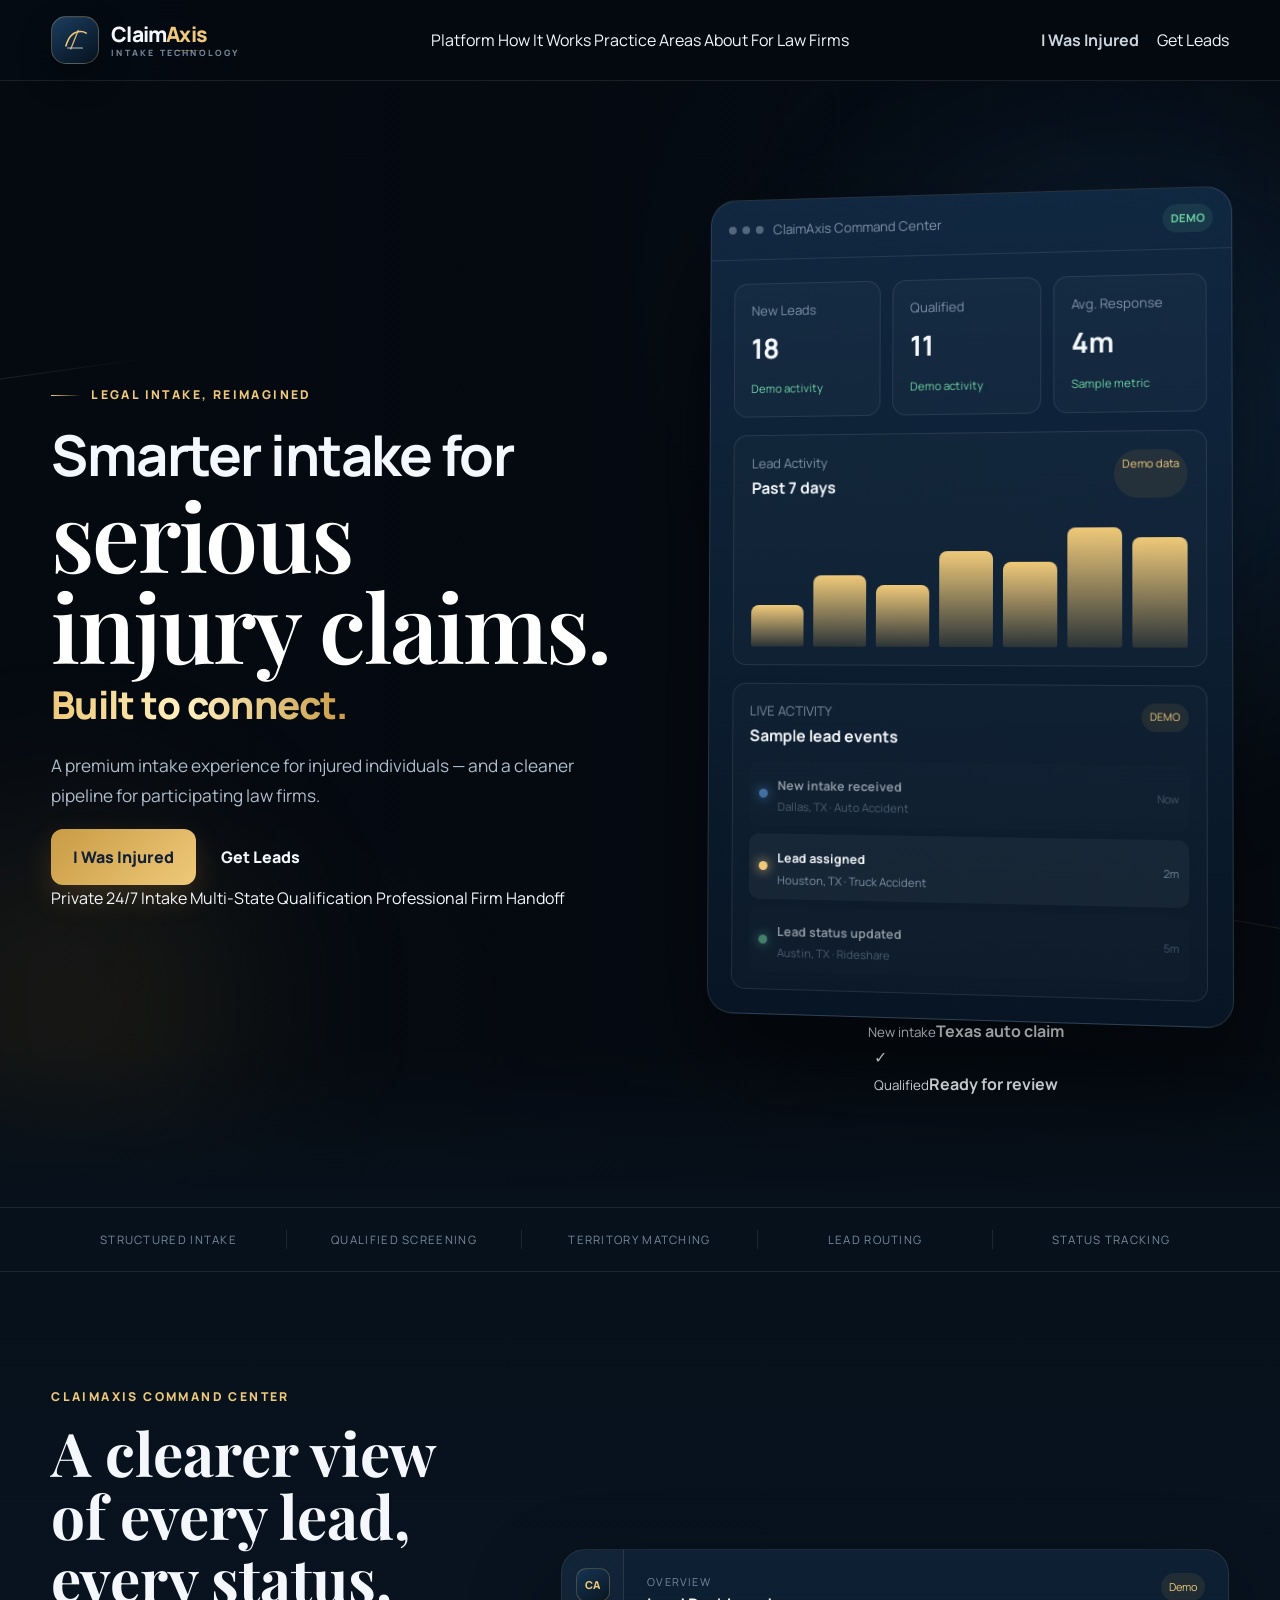
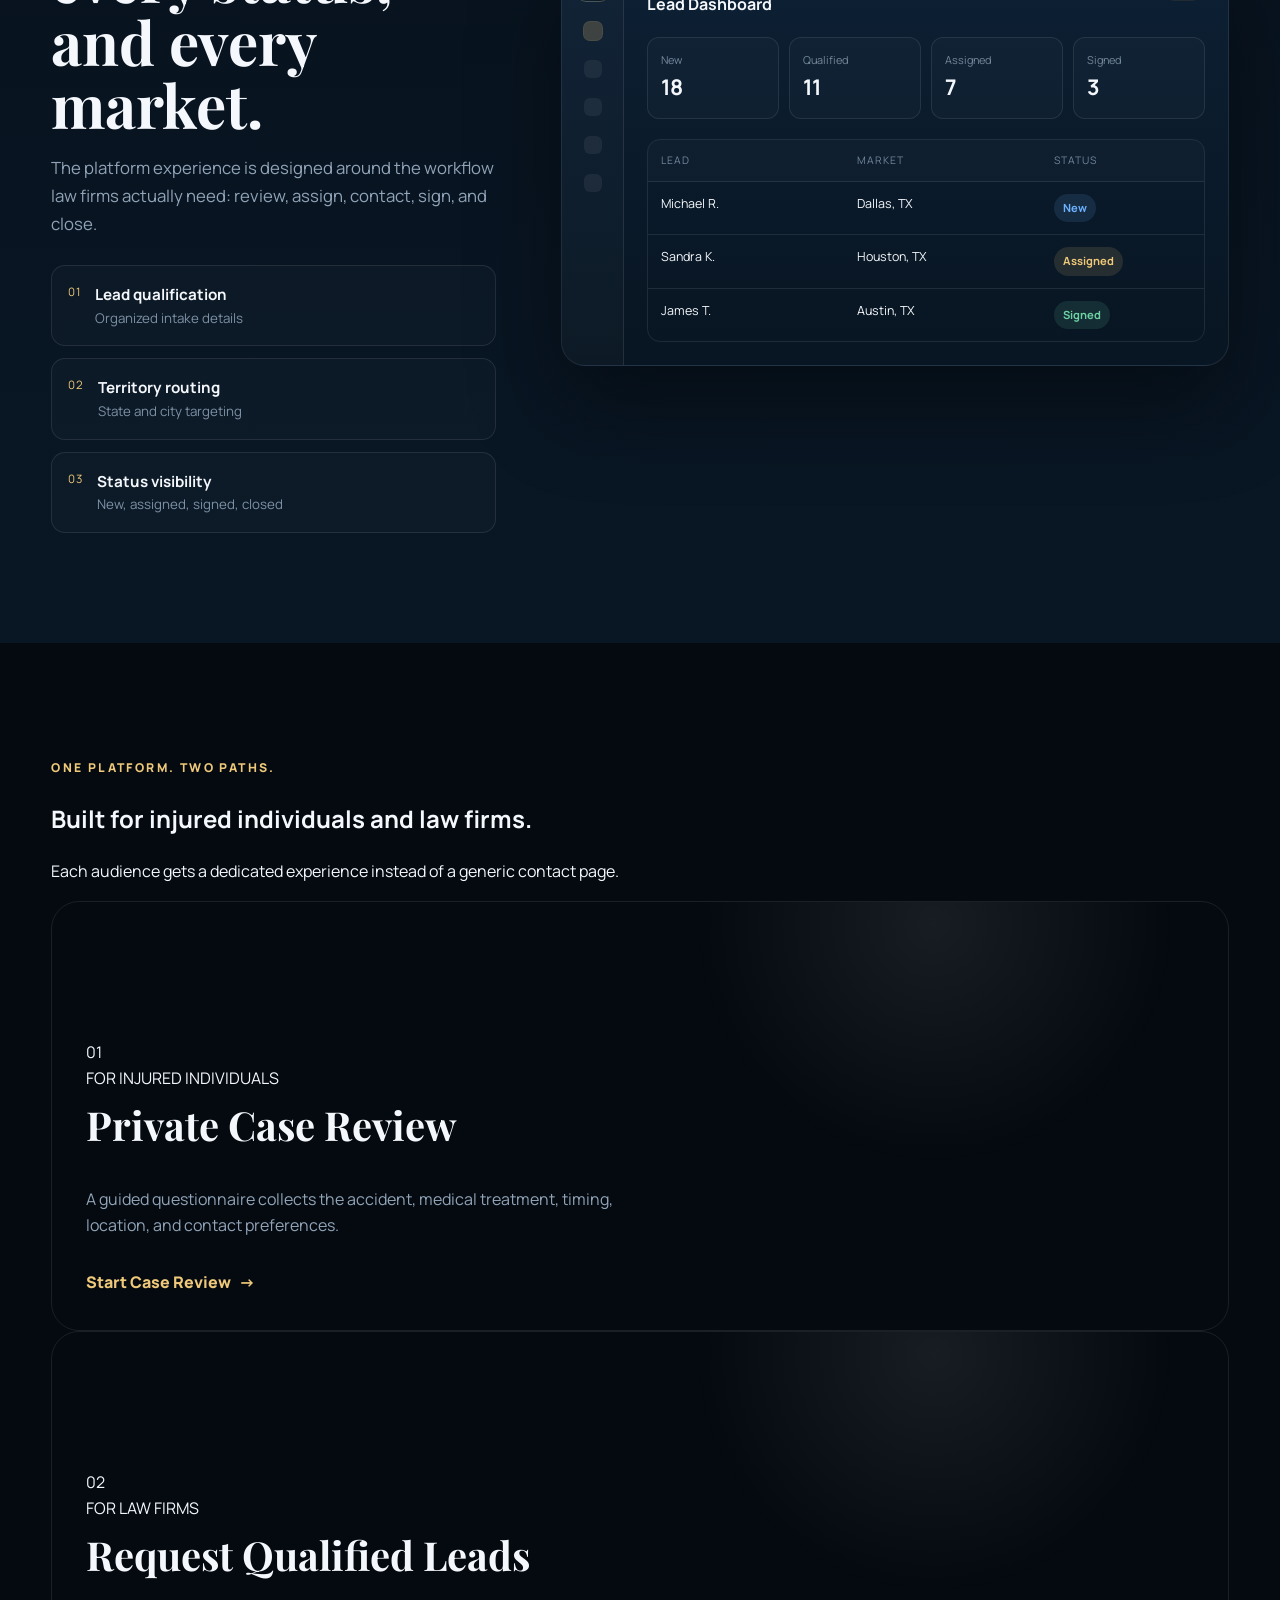
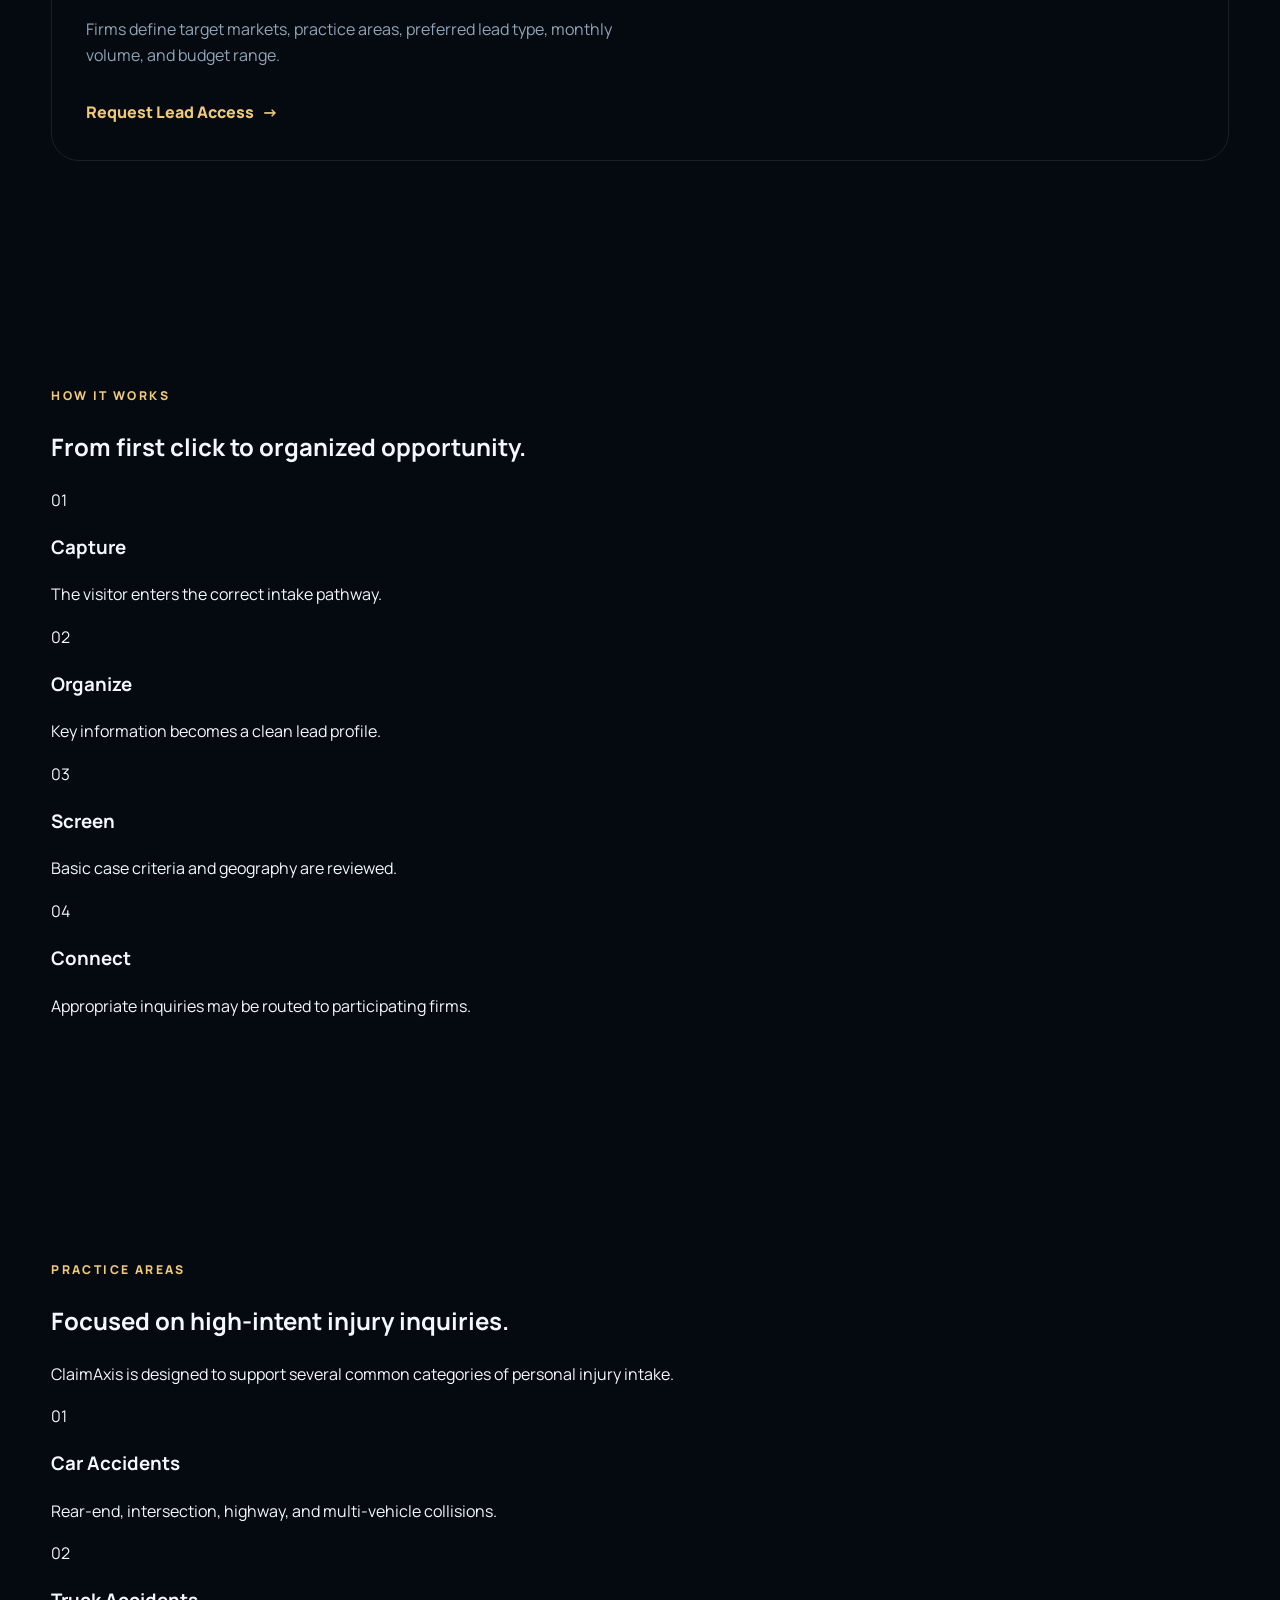
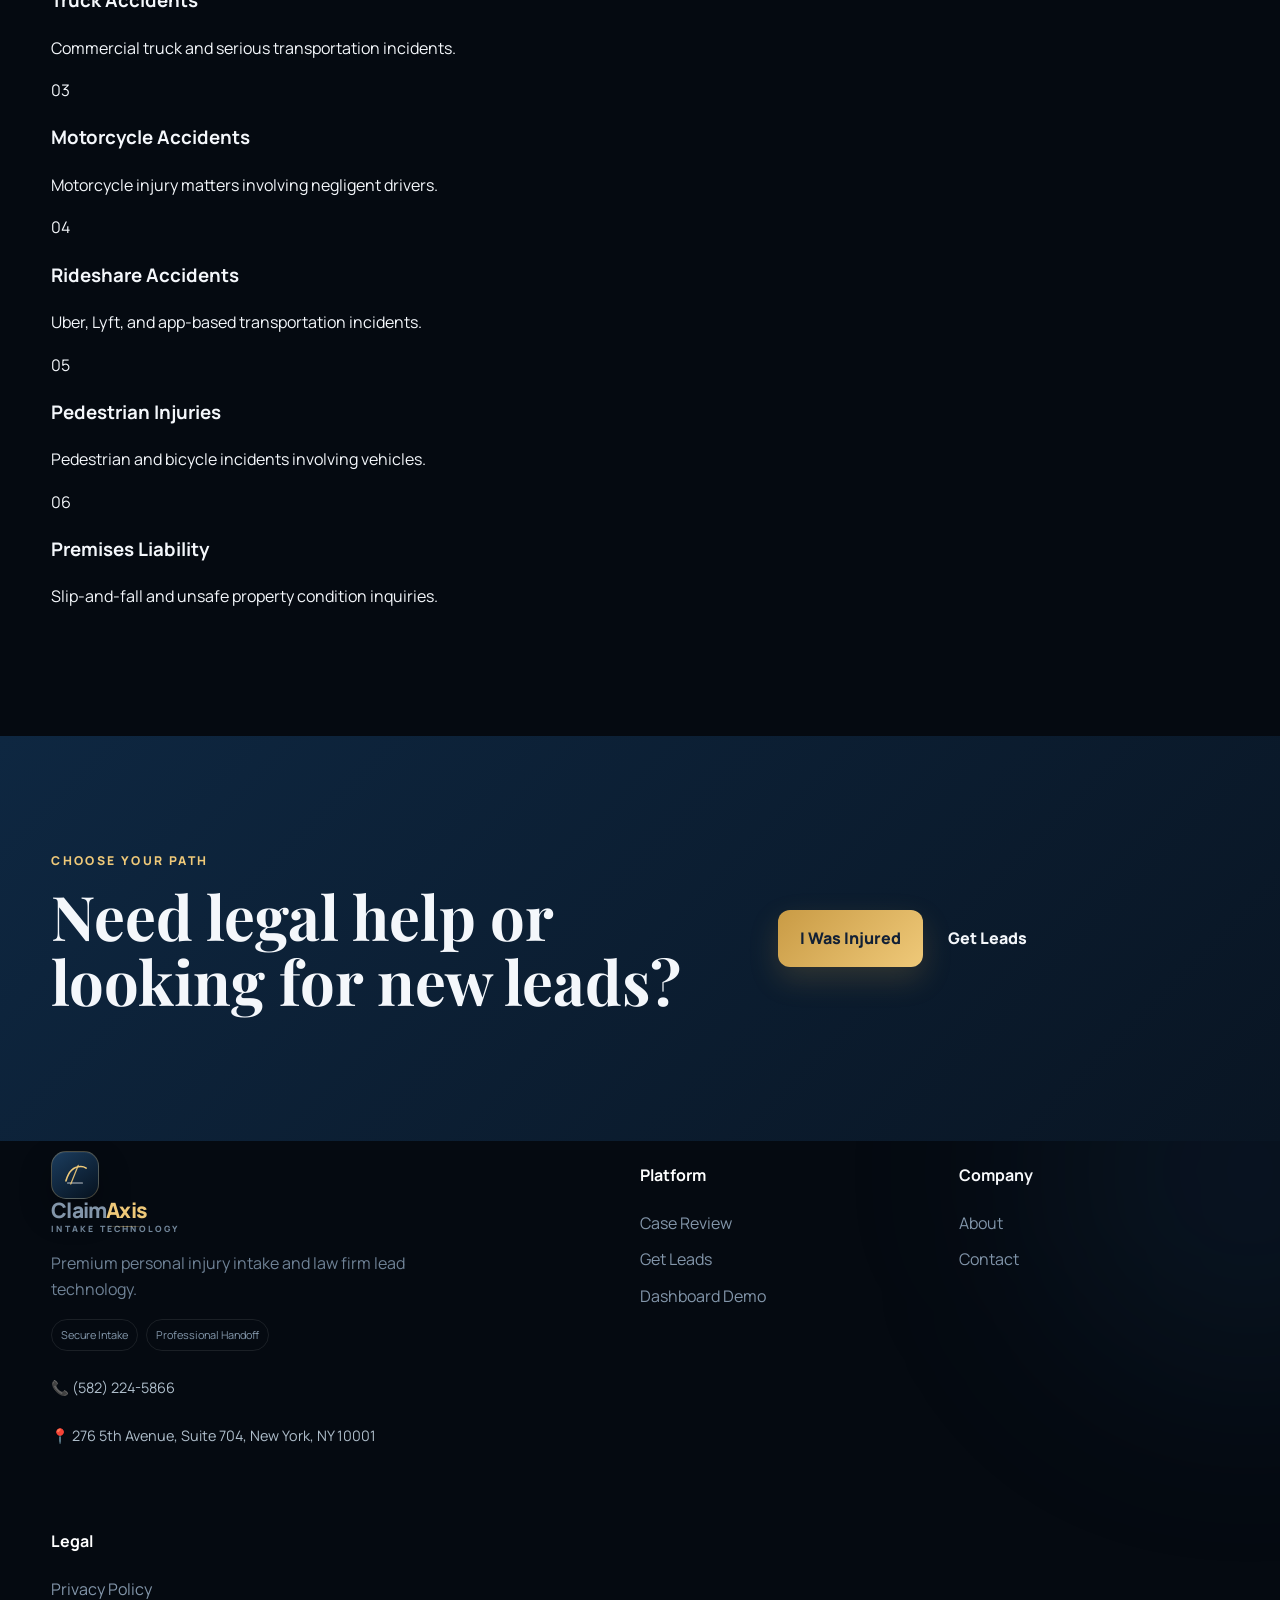
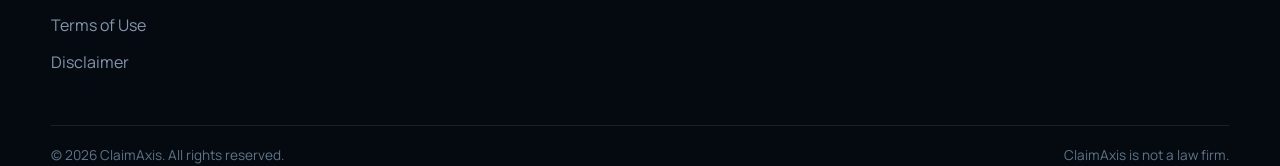
<file: index.html>
<!DOCTYPE html>
<html lang="en">
<head>
  <meta charset="UTF-8">
  <meta name="viewport" content="width=device-width, initial-scale=1.0">
  <meta name="description" content="ClaimAxis is a premium personal injury intake and law firm lead platform.">
  <title>ClaimAxis | Intelligent Injury Intake</title>
  <link rel="icon" href="favicon.svg" type="image/svg+xml">
  <link rel="preconnect" href="https://fonts.googleapis.com">
  <link rel="preconnect" href="https://fonts.gstatic.com" crossorigin>
  <link href="https://fonts.googleapis.com/css2?family=Manrope:wght@400;500;600;700;800&family=Playfair+Display:wght@600;700&display=swap" rel="stylesheet">
  <link rel="stylesheet" href="styles.css">
<!-- Meta Pixel Code -->
<script>
!function(f,b,e,v,n,t,s)
{if(f.fbq)return;n=f.fbq=function(){n.callMethod?
n.callMethod.apply(n,arguments):n.queue.push(arguments)};
if(!f._fbq)f._fbq=n;n.push=n;n.loaded=!0;n.version='2.0';
n.queue=[];t=b.createElement(e);t.async=!0;
t.src=v;s=b.getElementsByTagName(e)[0];
s.parentNode.insertBefore(t,s)}(window, document,'script',
'https://connect.facebook.net/en_US/fbevents.js');
fbq('init', '1028104626526365');
fbq('track', 'PageView');
</script>
<noscript><img height="1" width="1" style="display:none"
src="https://www.facebook.com/tr?id=1028104626526365&ev=PageView&noscript=1"
/></noscript>
<!-- End Meta Pixel Code -->
</head>
<body>
  <div class="noise"></div>
  <div class="cursor-glow"></div>

  <header class="header">
    <div class="container nav">
      <a class="brand" href="index.html">
        <span class="brand-mark logo-signature" aria-hidden="true">
          <svg viewBox="0 0 64 64" role="img">
            <path d="M15 43C20 25 29 16 43 16c4 0 7 1 10 3" />
            <path d="M18 47h28" />
            <path d="M38 14 24 49" />
          </svg>
        </span>
        <span class="brand-lockup">
          <span class="brand-name">Claim<span>Axis</span></span>
          <small>INTAKE TECHNOLOGY</small>
        </span>
      </a>

      <nav class="nav-links" id="mainNav">
        <a href="#platform">Platform</a>
        <a href="#how">How It Works</a>
        <a href="#areas">Practice Areas</a>
        <a href="about.html">About</a>
        <a href="get-leads.html">For Law Firms</a>
      </nav>

      <div class="nav-actions">
        <a class="text-link" href="injury-help.html">I Was Injured</a>
        <a class="pill desktop-pill" href="get-leads.html">Get Leads</a>
        <button class="menu-toggle" id="menuToggle" aria-label="Open menu" aria-expanded="false">
          <span></span><span></span><span></span>
        </button>
      </div>
    </div>
  </header>

  <div class="mobile-menu" id="mobileMenu">
    <a href="#platform">Platform</a>
    <a href="#how">How It Works</a>
    <a href="#areas">Practice Areas</a>
    <a href="about.html">About</a>
    <a href="get-leads.html">For Law Firms</a>
    <div class="mobile-menu-actions">
      <a class="btn outline" href="injury-help.html">I Was Injured</a>
      <a class="btn gold" href="get-leads.html">Get Leads</a>
    </div>
  </div>

  <main>
    <section class="hero hero-v6">
      <div class="hero-grid-bg"></div>
      <div class="orb orb-a"></div>
      <div class="orb orb-b"></div>
      <div class="moving-beam beam-a"></div>
      <div class="moving-beam beam-b"></div>

      <div class="container hero-layout">
        <div class="hero-copy reveal">
          <span class="eyebrow">LEGAL INTAKE, REIMAGINED</span>
          <h1 class="hero-title-v7">
            <span class="hero-line-small">Smarter intake for</span>
            <span class="hero-line-serif">serious injury claims.</span>
            <span class="hero-line-accent">Built to connect.</span>
          </h1>
          <p class="hero-sub-v7">
            A premium intake experience for injured individuals — and a cleaner pipeline for participating law firms.
          </p>

          <div class="hero-actions">
            <a class="btn gold" href="injury-help.html">I Was Injured</a>
            <a class="btn glass" href="get-leads.html">Get Leads</a>
          </div>

          <div class="trust-row">
            <span>Private 24/7 Intake</span>
            <span>Multi-State Qualification</span>
            <span>Professional Firm Handoff</span>
          </div>
        </div>

        <div class="hero-product reveal delay-1">
          <div class="dashboard-preview dashboard-preview-v6">
            <div class="preview-top">
              <div class="preview-dots"><i></i><i></i><i></i></div>
              <span>ClaimAxis Command Center</span>
              <b>DEMO</b>
            </div>

            <div class="preview-body">
              <div class="stats">
                <article><small>New Leads</small><strong data-counter="18">0</strong><span>Demo activity</span></article>
                <article><small>Qualified</small><strong data-counter="11">0</strong><span>Demo activity</span></article>
                <article><small>Avg. Response</small><strong>4m</strong><span>Sample metric</span></article>
              </div>

              <div class="analytics-card">
                <div class="analytics-head">
                  <div><small>Lead Activity</small><strong>Past 7 days</strong></div>
                  <span>Demo data</span>
                </div>
                <div class="bars">
                  <i style="height:33%"></i><i style="height:56%"></i><i style="height:48%"></i>
                  <i style="height:74%"></i><i style="height:66%"></i><i style="height:92%"></i><i style="height:84%"></i>
                </div>
              </div>

              <div class="live-feed">
                <div class="feed-head">
                  <div><small>LIVE ACTIVITY</small><strong>Sample lead events</strong></div>
                  <span class="demo-pill">DEMO</span>
                </div>
                <div class="feed-list" id="feedList">
                  <div class="feed-item active">
                    <span class="feed-dot blue"></span>
                    <div><strong>New intake received</strong><small>Dallas, TX · Auto Accident</small></div>
                    <time>Now</time>
                  </div>
                  <div class="feed-item">
                    <span class="feed-dot gold"></span>
                    <div><strong>Lead assigned</strong><small>Houston, TX · Truck Accident</small></div>
                    <time>2m</time>
                  </div>
                  <div class="feed-item">
                    <span class="feed-dot green"></span>
                    <div><strong>Lead status updated</strong><small>Austin, TX · Rideshare</small></div>
                    <time>5m</time>
                  </div>
                </div>
              </div>
            </div>
          </div>

          <div class="float-card fc-1">
            <span class="live-dot"></span>
            <div><small>New intake</small><strong>Texas auto claim</strong></div>
          </div>
          <div class="float-card fc-2">
            <span class="check">✓</span>
            <div><small>Qualified</small><strong>Ready for review</strong></div>
          </div>
        </div>
      </div>
    </section>

    <section class="trust-strip">
      <div class="container trust-grid">
        <span>Structured Intake</span>
        <span>Qualified Screening</span>
        <span>Territory Matching</span>
        <span>Lead Routing</span>
        <span>Status Tracking</span>
      </div>
    </section>

    <section class="section command-section">
      <div class="container command-grid">
        <div class="command-copy reveal">
          <span class="eyebrow">CLAIMAXIS COMMAND CENTER</span>
          <h2>A clearer view of every lead, every status, and every market.</h2>
          <p>
            The platform experience is designed around the workflow law firms actually need: review, assign, contact, sign, and close.
          </p>
          <div class="command-points">
            <div><span>01</span><strong>Lead qualification</strong><small>Organized intake details</small></div>
            <div><span>02</span><strong>Territory routing</strong><small>State and city targeting</small></div>
            <div><span>03</span><strong>Status visibility</strong><small>New, assigned, signed, closed</small></div>
          </div>
        </div>

        <div class="command-window reveal delay-1">
          <div class="command-sidebar">
            <div class="command-logo">CA</div>
            <i class="active"></i><i></i><i></i><i></i><i></i>
          </div>
          <div class="command-main">
            <div class="command-head">
              <div><small>OVERVIEW</small><strong>Lead Dashboard</strong></div>
              <span>Demo</span>
            </div>
            <div class="command-stats">
              <article><small>New</small><strong>18</strong></article>
              <article><small>Qualified</small><strong>11</strong></article>
              <article><small>Assigned</small><strong>7</strong></article>
              <article><small>Signed</small><strong>3</strong></article>
            </div>
            <div class="command-table">
              <div class="command-row head"><span>Lead</span><span>Market</span><span>Status</span></div>
              <div class="command-row"><span>Michael R.</span><span>Dallas, TX</span><b class="status blue">New</b></div>
              <div class="command-row"><span>Sandra K.</span><span>Houston, TX</span><b class="status gold">Assigned</b></div>
              <div class="command-row"><span>James T.</span><span>Austin, TX</span><b class="status green">Signed</b></div>
            </div>
          </div>
        </div>
      </div>
    </section>

    <section id="platform" class="section platform-section">
      <div class="container">
        <div class="section-heading centered reveal">
          <span class="eyebrow">ONE PLATFORM. TWO PATHS.</span>
          <h2>Built for injured individuals and law firms.</h2>
          <p>Each audience gets a dedicated experience instead of a generic contact page.</p>
        </div>

        <div class="paths">
          <article class="path-card path-injured reveal">
            <span class="path-index">01</span>
            <div class="path-kicker">FOR INJURED INDIVIDUALS</div>
            <h3>Private Case Review</h3>
            <p>A guided questionnaire collects the accident, medical treatment, timing, location, and contact preferences.</p>
            <a href="injury-help.html">Start Case Review <span>→</span></a>
          </article>

          <article class="path-card path-firms reveal delay-1">
            <span class="path-index">02</span>
            <div class="path-kicker">FOR LAW FIRMS</div>
            <h3>Request Qualified Leads</h3>
            <p>Firms define target markets, practice areas, preferred lead type, monthly volume, and budget range.</p>
            <a href="get-leads.html">Request Lead Access <span>→</span></a>
          </article>
        </div>
      </div>
    </section>

    <section id="how" class="section process-section">
      <div class="container">
        <div class="section-heading reveal">
          <span class="eyebrow">HOW IT WORKS</span>
          <h2>From first click to organized opportunity.</h2>
        </div>

        <div class="process">
          <article class="reveal"><span>01</span><h3>Capture</h3><p>The visitor enters the correct intake pathway.</p></article>
          <article class="reveal delay-1"><span>02</span><h3>Organize</h3><p>Key information becomes a clean lead profile.</p></article>
          <article class="reveal delay-2"><span>03</span><h3>Screen</h3><p>Basic case criteria and geography are reviewed.</p></article>
          <article class="reveal delay-3"><span>04</span><h3>Connect</h3><p>Appropriate inquiries may be routed to participating firms.</p></article>
        </div>
      </div>
    </section>

    <section id="areas" class="section practice-section">
      <div class="container">
        <div class="section-heading split">
          <div><span class="eyebrow">PRACTICE AREAS</span><h2>Focused on high-intent injury inquiries.</h2></div>
          <p>ClaimAxis is designed to support several common categories of personal injury intake.</p>
        </div>

        <div class="practice-grid">
          <article><span>01</span><h3>Car Accidents</h3><p>Rear-end, intersection, highway, and multi-vehicle collisions.</p></article>
          <article><span>02</span><h3>Truck Accidents</h3><p>Commercial truck and serious transportation incidents.</p></article>
          <article><span>03</span><h3>Motorcycle Accidents</h3><p>Motorcycle injury matters involving negligent drivers.</p></article>
          <article><span>04</span><h3>Rideshare Accidents</h3><p>Uber, Lyft, and app-based transportation incidents.</p></article>
          <article><span>05</span><h3>Pedestrian Injuries</h3><p>Pedestrian and bicycle incidents involving vehicles.</p></article>
          <article><span>06</span><h3>Premises Liability</h3><p>Slip-and-fall and unsafe property condition inquiries.</p></article>
        </div>
      </div>
    </section>

    <section class="section final-cta">
      <div class="container cta-box reveal">
        <div><span class="eyebrow">CHOOSE YOUR PATH</span><h2>Need legal help or looking for new leads?</h2></div>
        <div class="hero-actions">
          <a class="btn gold" href="injury-help.html">I Was Injured</a>
          <a class="btn glass" href="get-leads.html">Get Leads</a>
        </div>
      </div>
    </section>
  </main>

  <footer class="footer footer-v6">
    <div class="container footer-grid">
      <div>
        <a class="brand footer-brand" href="index.html">
          <span class="brand-mark logo-signature" aria-hidden="true">
            <svg viewBox="0 0 64 64"><path d="M15 43C20 25 29 16 43 16c4 0 7 1 10 3"/><path d="M18 47h28"/><path d="M38 14 24 49"/></svg>
          </span>
          <span class="brand-lockup"><span class="brand-name">Claim<span>Axis</span></span><small>INTAKE TECHNOLOGY</small></span>
        </a>
        <p>Premium personal injury intake and law firm lead technology.</p>
        <div class="footer-badges"><span>Secure Intake</span><span>Professional Handoff</span></div><div class="footer-contact-mini"><a href="tel:+15822245866">📞 (582) 224-5866</a><a href="https://www.google.com/maps/search/?api=1&query=276+5th+Avenue+Suite+704+New+York+NY+10001" target="_blank" rel="noopener">📍 276 5th Avenue, Suite 704, New York, NY 10001</a></div>
      </div>
      <div><h4>Platform</h4><a href="case-review.html">Case Review</a><a href="get-leads.html">Get Leads</a><a href="dashboard.html">Dashboard Demo</a></div>
      <div><h4>Company</h4><a href="about.html">About</a><a href="contact.html">Contact</a></div>
      <div><h4>Legal</h4><a href="privacy.html">Privacy Policy</a><a href="terms.html">Terms of Use</a><a href="disclaimer.html">Disclaimer</a></div>
    </div>
    <div class="container footer-bottom"><span>© 2026 ClaimAxis. All rights reserved.</span><span>ClaimAxis is not a law firm.</span></div>
  </footer>

  <script src="main.js"></script>
</body>
</html>
</file>
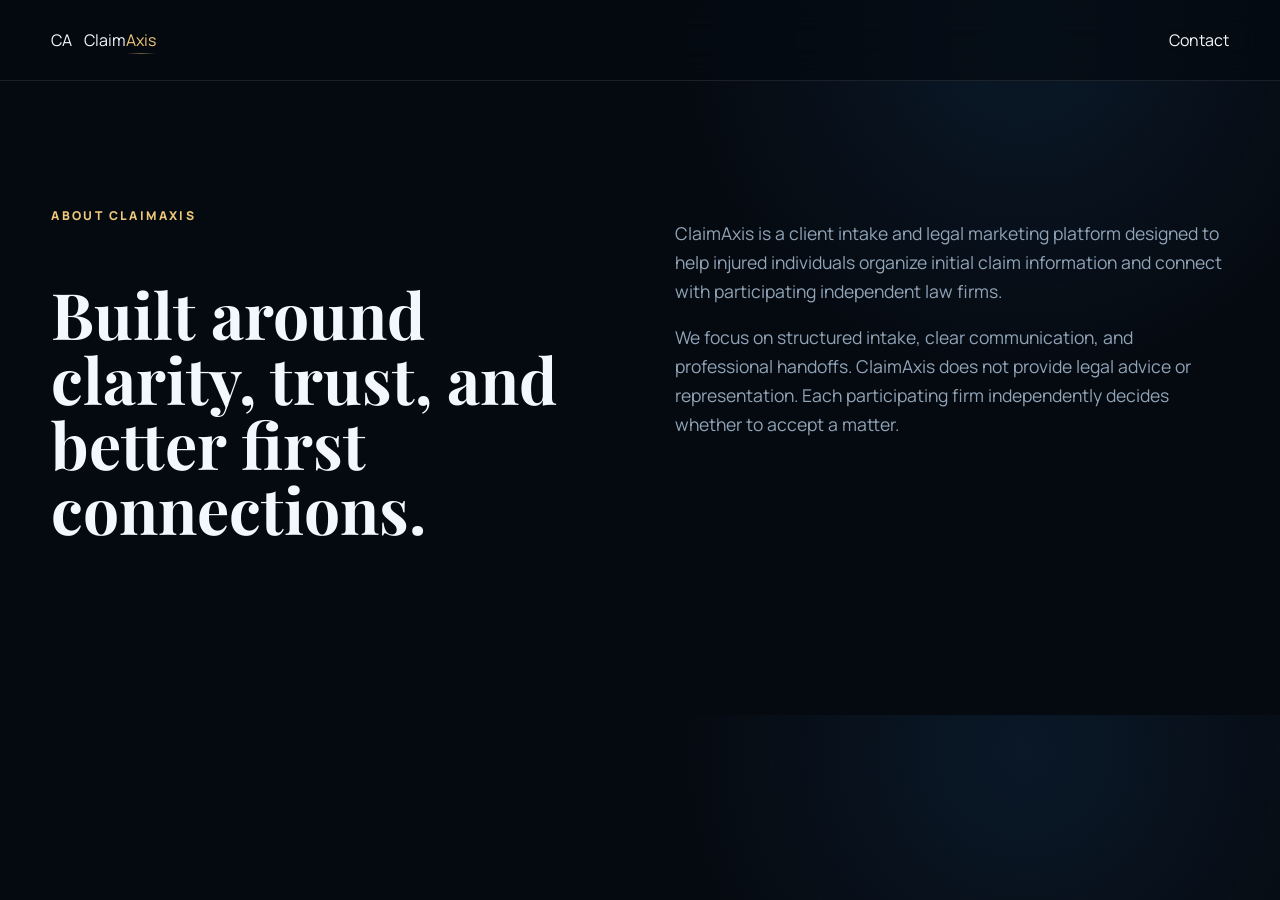
<file: about.html>
<!DOCTYPE html><html lang="en"><head><meta charset="UTF-8"><meta name="viewport" content="width=device-width,initial-scale=1"><title>About | ClaimAxis</title><link rel="icon" href="favicon.svg" type="image/svg+xml"><link href="https://fonts.googleapis.com/css2?family=Manrope:wght@400;500;600;700;800&family=Playfair+Display:wght@600;700&display=swap" rel="stylesheet"><link rel="stylesheet" href="styles.css"><!-- Meta Pixel Code -->
<script>
!function(f,b,e,v,n,t,s)
{if(f.fbq)return;n=f.fbq=function(){n.callMethod?
n.callMethod.apply(n,arguments):n.queue.push(arguments)};
if(!f._fbq)f._fbq=n;n.push=n;n.loaded=!0;n.version='2.0';
n.queue=[];t=b.createElement(e);t.async=!0;
t.src=v;s=b.getElementsByTagName(e)[0];
s.parentNode.insertBefore(t,s)}(window, document,'script',
'https://connect.facebook.net/en_US/fbevents.js');
fbq('init', '1028104626526365');
fbq('track', 'PageView');
</script>
<noscript><img height="1" width="1" style="display:none"
src="https://www.facebook.com/tr?id=1028104626526365&ev=PageView&noscript=1"
/></noscript>
<!-- End Meta Pixel Code -->
</head><body class="inner"><div class="noise"></div><header class="header"><div class="container nav"><a class="brand" href="index.html"><span class="brand-mark">CA</span><span class="brand-name">Claim<span>Axis</span></span></a><div class="nav-actions"><a class="pill" href="contact.html">Contact</a></div></div></header><main><section class="about-hero"><div class="container about-layout"><div class="reveal"><span class="eyebrow">ABOUT CLAIMAXIS</span><h1>Built around clarity, trust, and better first connections.</h1></div><div class="reveal delay-1"><p>ClaimAxis is a client intake and legal marketing platform designed to help injured individuals organize initial claim information and connect with participating independent law firms.</p><p>We focus on structured intake, clear communication, and professional handoffs. ClaimAxis does not provide legal advice or representation. Each participating firm independently decides whether to accept a matter.</p></div></div></section></main><script src="main.js"></script></body></html>
</file>
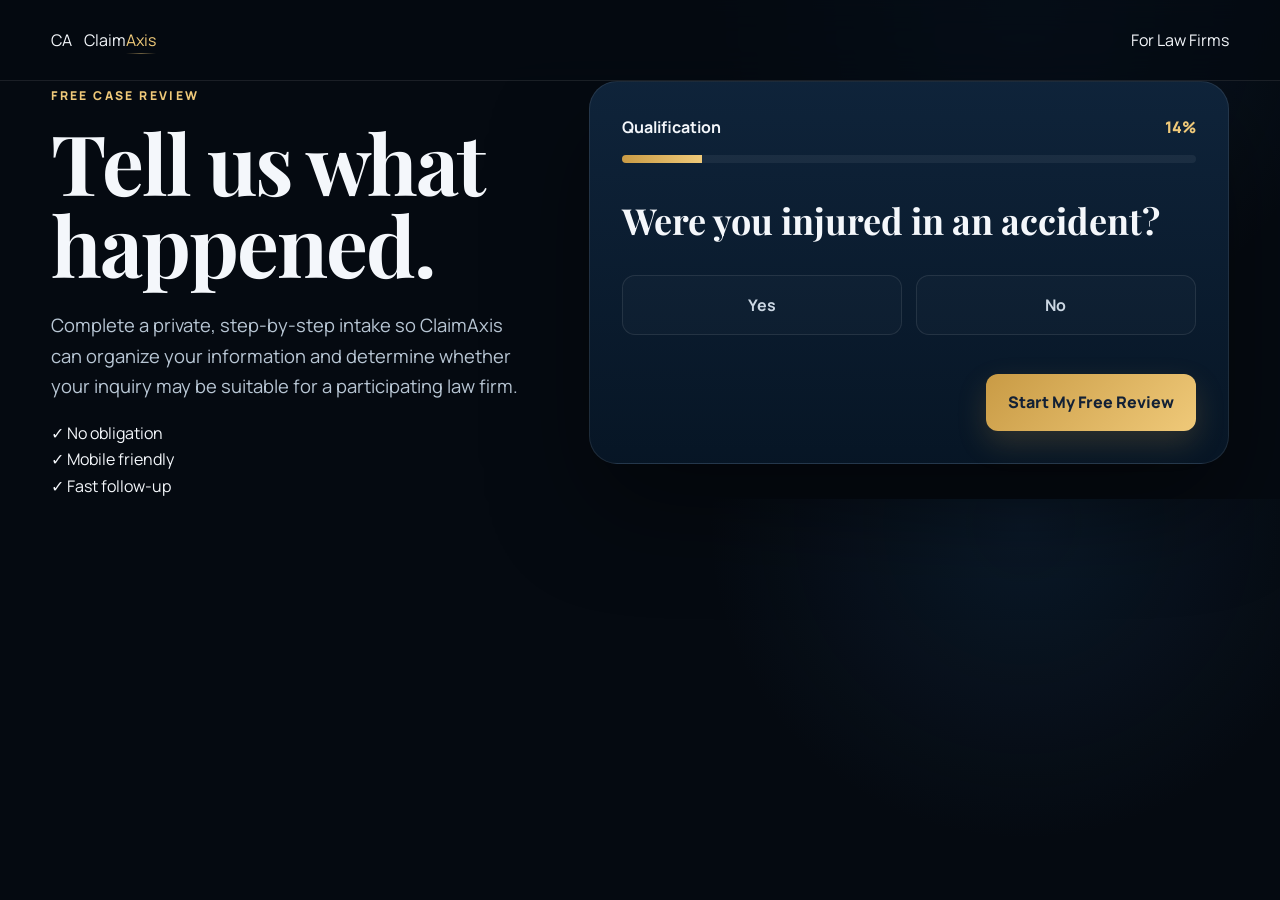
<file: case-review.html>
<!DOCTYPE html>
<html lang="en">
<head>
  <meta charset="UTF-8"><meta name="viewport" content="width=device-width,initial-scale=1">
  <title>Free Case Review | ClaimAxis</title>
  <link rel="icon" href="favicon.svg" type="image/svg+xml">
  <link rel="preconnect" href="https://fonts.googleapis.com">
  <link rel="preconnect" href="https://fonts.gstatic.com" crossorigin>
  <link href="https://fonts.googleapis.com/css2?family=Manrope:wght@400;500;600;700;800&family=Playfair+Display:wght@600;700&display=swap" rel="stylesheet">
  <link rel="stylesheet" href="styles.css">
<!-- Meta Pixel Code -->
<script>
!function(f,b,e,v,n,t,s)
{if(f.fbq)return;n=f.fbq=function(){n.callMethod?
n.callMethod.apply(n,arguments):n.queue.push(arguments)};
if(!f._fbq)f._fbq=n;n.push=n;n.loaded=!0;n.version='2.0';
n.queue=[];t=b.createElement(e);t.async=!0;
t.src=v;s=b.getElementsByTagName(e)[0];
s.parentNode.insertBefore(t,s)}(window, document,'script',
'https://connect.facebook.net/en_US/fbevents.js');
fbq('init', '1028104626526365');
fbq('track', 'PageView');
</script>
<noscript><img height="1" width="1" style="display:none"
src="https://www.facebook.com/tr?id=1028104626526365&ev=PageView&noscript=1"
/></noscript>
<!-- End Meta Pixel Code -->
</head>
<body class="inner">
  <div class="noise"></div>
  <header class="header"><div class="container nav">
    <a class="brand" href="index.html"><span class="brand-mark">CA</span><span class="brand-name">Claim<span>Axis</span></span></a>
    <div class="nav-actions"><a class="pill" href="get-leads.html">For Law Firms</a></div>
  </div></header>

  <main class="review-page">
    <section class="review-hero">
      <div class="container review-layout">
        <div class="review-copy reveal">
          <span class="eyebrow">FREE CASE REVIEW</span>
          <h1>Tell us what happened.</h1>
          <p>Complete a private, step-by-step intake so ClaimAxis can organize your information and determine whether your inquiry may be suitable for a participating law firm.</p>
          <div class="benefits"><div><span>✓</span> No obligation</div><div><span>✓</span> Mobile friendly</div><div><span>✓</span> Fast follow-up</div></div>
        </div>

        <div class="wizard-panel reveal delay-1">
          <div class="wizard-top"><div><small id="stepLabel"></small><strong id="stepTitle">Qualification</strong></div><span id="progressPercent">14%</span></div>
          <div class="progress"><i id="progressFill"></i></div>

          <form id="intakeForm" novalidate>
            <section class="form-step active" data-title="Qualification">
              <h2>Were you injured in an accident?</h2>
              <div class="choice-grid"><label><input type="radio" name="injured" value="Yes" required><span>Yes</span></label><label><input type="radio" name="injured" value="No"><span>No</span></label></div>
            </section>
            <section class="form-step" data-title="Incident Type">
              <h2>What type of incident was it?</h2>
              <div class="choice-grid two">
                <label><input type="radio" name="incident_type" value="Car Accident" required><span>Car Accident</span></label>
                <label><input type="radio" name="incident_type" value="Truck Accident"><span>Truck Accident</span></label>
                <label><input type="radio" name="incident_type" value="Motorcycle Accident"><span>Motorcycle</span></label>
                <label><input type="radio" name="incident_type" value="Uber/Lyft"><span>Uber / Lyft</span></label>
                <label><input type="radio" name="incident_type" value="Pedestrian"><span>Pedestrian</span></label>
                <label><input type="radio" name="incident_type" value="Other"><span>Other</span></label>
              </div>
            </section>
            <section class="form-step" data-title="Location & Date">
              <h2>Where and when did it happen?</h2>
              <label>State<select name="state" required><option value="">Select a state</option><option>Texas</option><option>California</option><option>Florida</option><option>New York</option><option>Other</option></select></label>
              <label>Accident date<input type="date" name="accident_date" required></label>
            </section>
            <section class="form-step" data-title="Medical Treatment">
              <h2>Did you receive medical treatment?</h2>
              <label>Treatment received<select name="treatment" required><option value="">Select one</option><option>Emergency room</option><option>Ambulance</option><option>Hospital</option><option>Doctor or urgent care</option><option>Chiropractor / physical therapy</option><option>No treatment yet</option></select></label>
              <label>Describe your injuries<textarea name="injuries" rows="4"></textarea></label>
            </section>
            <section class="form-step" data-title="Attorney Status">
              <h2>Do you already have an attorney?</h2>
              <div class="choice-grid"><label><input type="radio" name="has_attorney" value="No" required><span>No</span></label><label><input type="radio" name="has_attorney" value="Yes"><span>Yes</span></label></div>
              <label>Who appears to be at fault?<select name="fault" required><option value="">Select one</option><option>The other party</option><option>I may be partly at fault</option><option>Not sure</option></select></label>
            </section>
            <section class="form-step" data-title="Incident Details">
              <h2>Briefly tell us what happened.</h2><label><textarea name="description" rows="7" required></textarea></label>
            </section>
            <section class="form-step" data-title="Contact Information">
              <h2>How can we reach you?</h2>
              <div class="form-grid"><label>Full name<input type="text" name="full_name" required></label><label>Phone<input type="tel" name="phone" required></label><label>Email<input type="email" name="email" required></label><label>Preferred contact<select name="preferred_contact" required><option value="">Select one</option><option>Phone call</option><option>Text message</option><option>Email</option></select></label></div>
              <label class="consent"><input type="checkbox" required><span>I agree that ClaimAxis and participating law firms may contact me regarding this inquiry.</span></label>
              <p class="fine-print">ClaimAxis is not a law firm and does not guarantee attorney acceptance or compensation.</p>
            </section>
            <div class="wizard-actions"><button type="button" class="btn back" id="prevBtn">Back</button><button type="button" class="btn gold" id="nextBtn">Continue</button><button type="submit" class="btn gold" id="submitBtn">Submit Review</button></div>
          </form>

          <div class="success-box" id="successPanel"><div>✓</div><h3>Your inquiry has been received.</h3><p>A ClaimAxis intake representative may contact you to review the information.</p></div>
        </div>
      </div>
    </section>
  </main>
  <script src="wizard.js"></script><script src="main.js"></script>
</body>
</html>
</file>
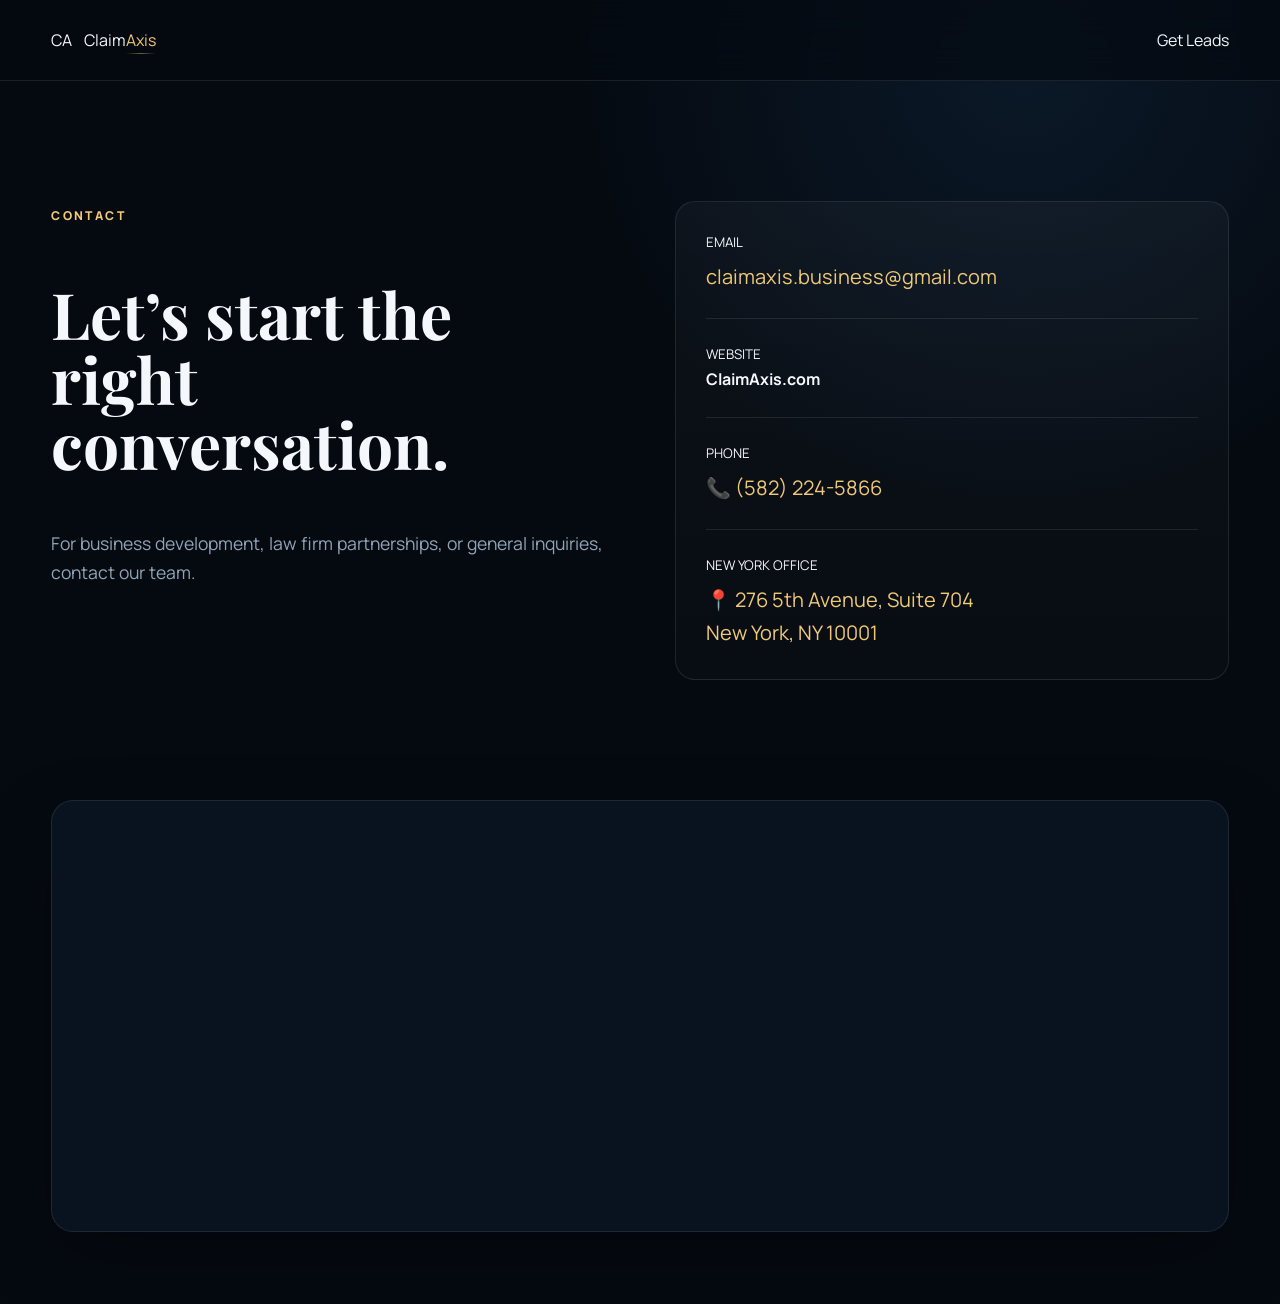
<file: contact.html>
<!DOCTYPE html><html lang="en"><head><meta charset="UTF-8"><meta name="viewport" content="width=device-width,initial-scale=1"><title>Contact | ClaimAxis</title><link rel="icon" href="favicon.svg" type="image/svg+xml"><link href="https://fonts.googleapis.com/css2?family=Manrope:wght@400;500;600;700;800&family=Playfair+Display:wght@600;700&display=swap" rel="stylesheet"><link rel="stylesheet" href="styles.css"><!-- Meta Pixel Code -->
<script>
!function(f,b,e,v,n,t,s)
{if(f.fbq)return;n=f.fbq=function(){n.callMethod?
n.callMethod.apply(n,arguments):n.queue.push(arguments)};
if(!f._fbq)f._fbq=n;n.push=n;n.loaded=!0;n.version='2.0';
n.queue=[];t=b.createElement(e);t.async=!0;
t.src=v;s=b.getElementsByTagName(e)[0];
s.parentNode.insertBefore(t,s)}(window, document,'script',
'https://connect.facebook.net/en_US/fbevents.js');
fbq('init', '1028104626526365');
fbq('track', 'PageView');
</script>
<noscript><img height="1" width="1" style="display:none"
src="https://www.facebook.com/tr?id=1028104626526365&ev=PageView&noscript=1"
/></noscript>
<!-- End Meta Pixel Code -->
</head><body class="inner"><div class="noise"></div><header class="header"><div class="container nav"><a class="brand" href="index.html"><span class="brand-mark">CA</span><span class="brand-name">Claim<span>Axis</span></span></a><div class="nav-actions"><a class="pill" href="get-leads.html">Get Leads</a></div></div></header><main><section class="contact-hero"><div class="container contact-layout"><div class="reveal"><span class="eyebrow">CONTACT</span><h1>Let’s start the right conversation.</h1><p>For business development, law firm partnerships, or general inquiries, contact our team.</p></div><div class="contact-panel reveal delay-1"><small>EMAIL</small><a href="mailto:claimaxis.business@gmail.com">claimaxis.business@gmail.com</a><hr><small>WEBSITE</small><strong>ClaimAxis.com</strong><hr><small>PHONE</small><a href="tel:+15822245866">📞 (582) 224-5866</a><hr><small>NEW YORK OFFICE</small><a href="https://www.google.com/maps/search/?api=1&query=276+5th+Avenue+Suite+704+New+York+NY+10001" target="_blank" rel="noopener">📍 276 5th Avenue, Suite 704<br>New York, NY 10001</a></div></div></section><section class="contact-map-section"><div class="container"><div class="office-map-wrap"><iframe title="ClaimAxis New York office location" loading="lazy" referrerpolicy="no-referrer-when-downgrade" src="https://www.google.com/maps?q=276%205th%20Avenue%20Suite%20704%20New%20York%20NY%2010001&output=embed"></iframe></div></div></section></main><script src="main.js"></script></body></html>
</file>
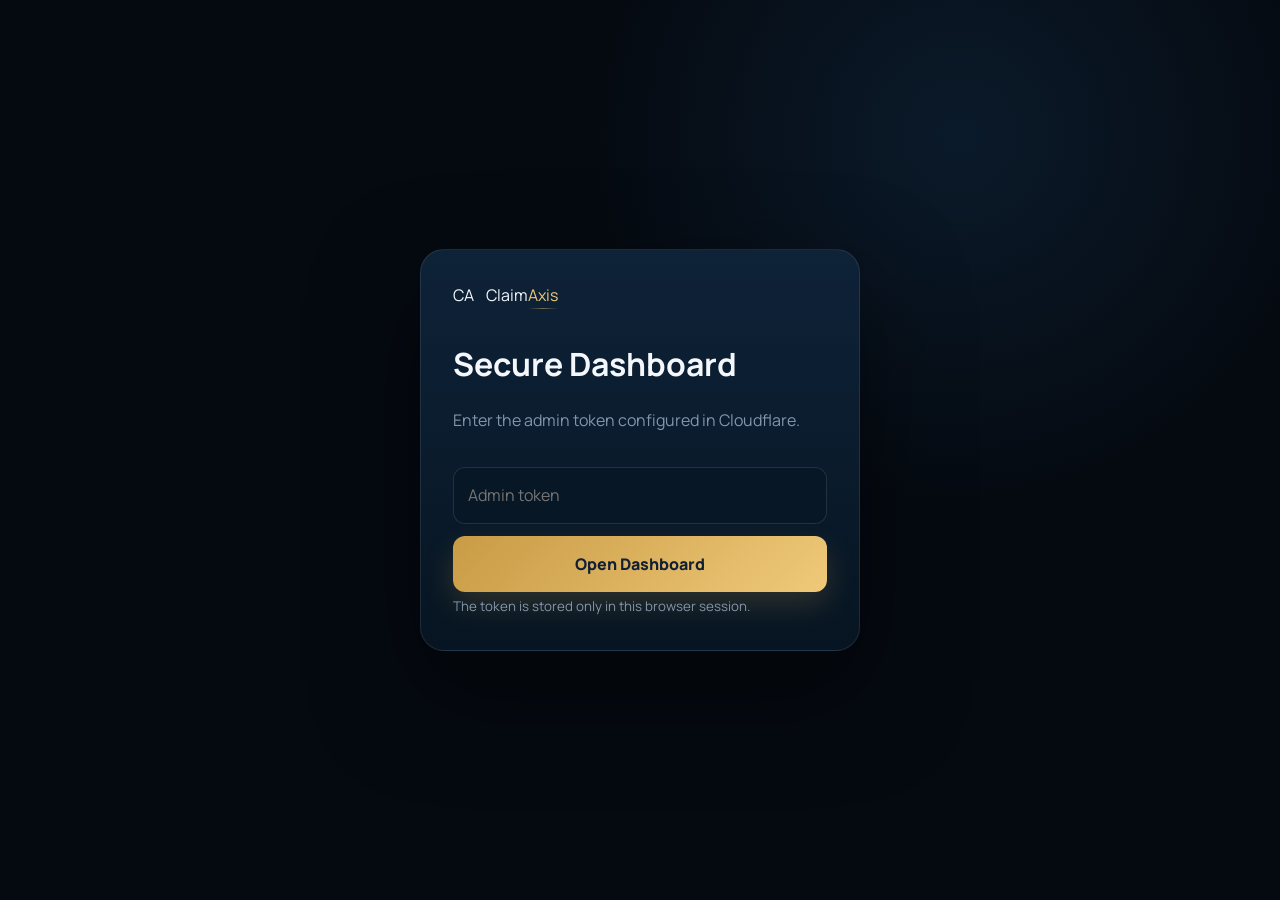
<file: dashboard.html>
<!DOCTYPE html>
<html lang="en">
<head>
  <meta charset="UTF-8">
  <meta name="viewport" content="width=device-width,initial-scale=1">
  <title>Lead Dashboard | ClaimAxis</title>
  <link rel="icon" href="favicon.svg" type="image/svg+xml">
  <link href="https://fonts.googleapis.com/css2?family=Manrope:wght@400;500;600;700;800&display=swap" rel="stylesheet">
  <link rel="stylesheet" href="styles.css?v=4.2">
<!-- Meta Pixel Code -->
<script>
!function(f,b,e,v,n,t,s)
{if(f.fbq)return;n=f.fbq=function(){n.callMethod?
n.callMethod.apply(n,arguments):n.queue.push(arguments)};
if(!f._fbq)f._fbq=n;n.push=n;n.loaded=!0;n.version='2.0';
n.queue=[];t=b.createElement(e);t.async=!0;
t.src=v;s=b.getElementsByTagName(e)[0];
s.parentNode.insertBefore(t,s)}(window, document,'script',
'https://connect.facebook.net/en_US/fbevents.js');
fbq('init', '1028104626526365');
fbq('track', 'PageView');
</script>
<noscript><img height="1" width="1" style="display:none"
src="https://www.facebook.com/tr?id=1028104626526365&ev=PageView&noscript=1"
/></noscript>
<!-- End Meta Pixel Code -->
</head>
<body class="dashboard dashboard-real">
  <div class="admin-login" id="adminLogin">
    <div class="admin-login-card">
      <a class="brand" href="index.html">
        <span class="brand-mark">CA</span>
        <span class="brand-name">Claim<span>Axis</span></span>
      </a>
      <h1>Secure Dashboard</h1>
      <p>Enter the admin token configured in Cloudflare.</p>
      <form id="loginForm">
        <input id="adminTokenInput" type="password" placeholder="Admin token" required>
        <button class="btn gold full" type="submit">Open Dashboard</button>
      </form>
      <small>The token is stored only in this browser session.</small>
    </div>
  </div>

  <aside class="sidebar" id="sidebar">
    <a class="brand" href="index.html"><span class="brand-mark">CA</span><span class="brand-name">Claim<span>Axis</span></span></a>
    <nav>
      <button class="active" data-filter="all">All Leads</button>
      <button data-filter="new">New</button>
      <button data-filter="contacted">Contacted</button>
      <button data-filter="qualified">Qualified</button>
      <button data-filter="sent_to_firm">Sent to Firm</button>
      <button data-filter="signed">Signed</button>
      <button data-filter="closed">Closed</button>
      <button id="firmRequestsTab" type="button">Firm Requests</button>
      <button id="lawFirmsTab" type="button">Law Firms</button>
    </nav>
    <button class="sidebar-logout" id="logoutBtn">Log out</button>
  </aside>

  <main class="dash-main" id="dashboardMain">
    <header class="dash-header">
      <div><small id="dashEyebrow">CLAIMAXIS PLATFORM</small><h1 id="dashTitle">Lead Dashboard</h1></div>
      <button class="btn gold" id="refreshBtn">Refresh</button>
    </header>

    <section class="automation-control" id="automationControl">
      <div>
        <small>AUTOMATION</small>
        <strong>Auto Assign After Qualification</strong>
        <span id="autoAssignmentStatus">Checking status…</span>
      </div>
      <label class="switch-control" aria-label="Toggle auto assignment">
        <input type="checkbox" id="autoAssignmentToggle">
        <span></span>
      </label>
    </section>

    <section class="dash-stats" id="dashStats">
      <article><small>All Leads</small><strong id="countAll">0</strong><span>Database total</span></article>
      <article><small>New</small><strong id="countNew">0</strong><span>Needs review</span></article>
      <article><small>Qualified</small><strong id="countQualified">0</strong><span>Ready for matching</span></article>
      <article><small>Signed</small><strong id="countSigned">0</strong><span>Converted leads</span></article>
    </section>

    <section class="lead-card real-lead-card" id="leadSection">
      <div class="dash-card-head">
        <div><small>LIVE DATABASE</small><h2 id="listTitle">All Leads</h2></div>
        <div class="lead-tools">
          <input id="searchInput" type="search" placeholder="Search name, phone, state…">
        </div>
      </div>
      <div class="dashboard-message" id="dashboardMessage"></div>
      <div class="dash-table" id="leadTable">
        <div class="dash-row head"><span>Lead</span><span>Location</span><span>Case Type</span><span>Status</span><span>Received</span></div>
      </div>
    </section>
    <section class="lead-card real-lead-card" id="firmSection" style="display:none">
      <div class="dash-card-head">
        <div><small>LAW FIRM PIPELINE</small><h2>Partnership Requests</h2></div>
        <button class="btn gold" id="refreshFirmsBtn" type="button">Refresh</button>
      </div>
      <div class="dashboard-message" id="firmMessage"></div>
      <div class="dash-table" id="firmTable">
        <div class="dash-row head"><span>Firm</span><span>Territory</span><span>Practice Area</span><span>Status</span><span>Received</span></div>
      </div>
    </section>
    <section class="lead-card real-lead-card" id="lawFirmsSection" style="display:none">
      <div class="dash-card-head">
        <div><small>PARTNER NETWORK</small><h2>Law Firms</h2></div>
        <div class="section-actions">
          <button class="btn" id="refreshLawFirmsBtn" type="button">Refresh</button>
          <button class="btn gold" id="addLawFirmBtn" type="button">Add Law Firm</button>
        </div>
      </div>
      <div class="dashboard-message" id="lawFirmsMessage"></div>
      <div class="dash-table" id="lawFirmsTable">
        <div class="dash-row head"><span>Firm</span><span>Territory</span><span>Practice Areas</span><span>Daily Limit</span><span>Status</span></div>
      </div>
    </section>
  </main>

  <div class="lead-modal" id="leadModal" aria-hidden="true">
    <div class="lead-modal-backdrop" data-close-modal></div>
    <div class="lead-modal-panel">
      <button class="modal-close" data-close-modal>×</button>
      <div id="leadModalContent"></div>
    </div>
  </div>


  <div class="lead-modal" id="lawFirmModal" aria-hidden="true">
    <div class="lead-modal-backdrop" data-close-firm-modal></div>
    <div class="lead-modal-panel">
      <button class="modal-close" data-close-firm-modal>×</button>
      <div>
        <span class="eyebrow">PARTNER NETWORK</span>
        <h2 id="lawFirmModalTitle">Add Law Firm</h2>
        <p class="lead-reference">Add a real firm only when you are ready. No lead is sent automatically.</p>
        <form id="lawFirmForm" class="lead-update-form">
          <input type="hidden" name="id" id="lawFirmId">
          <label>Firm name
            <input name="firm_name" required maxlength="180" placeholder="Example Law Group">
          </label>
          <label>Contact name
            <input name="contact_name" maxlength="120" placeholder="Primary contact">
          </label>
          <div class="form-two-col">
            <label>Email
              <input name="email" type="email" maxlength="180" placeholder="partner@example.com">
            </label>
            <label>Phone
              <input name="phone" maxlength="40" placeholder="+1 ...">
            </label>
          </div>
          <div class="form-two-col">
            <label>State / territory
              <input name="state" maxlength="500" placeholder="New York, New Jersey">
            </label>
            <label>City
              <input name="city" maxlength="120" placeholder="New York">
            </label>
          </div>
          <label>Practice areas
            <textarea name="practice_areas" rows="4" maxlength="1500" placeholder="Personal injury, car accidents, premises liability"></textarea>
          </label>
          <div class="form-two-col">
            <label>Maximum daily leads
              <input name="max_daily_leads" type="number" min="0" max="1000" value="10">
            </label>
            <label>Status
              <select name="status">
                <option value="active">Active</option>
                <option value="pending">Pending</option>
                <option value="paused">Paused</option>
                <option value="declined">Declined</option>
              </select>
            </label>
          </div>
          <button class="btn gold full" type="submit">Save Law Firm</button>
          <div id="lawFirmFormMessage" class="dashboard-message"></div>
        </form>
      </div>
    </div>
  </div>

  <script src="dashboard.js?v=4.2"></script>
</body>
</html>
</file>
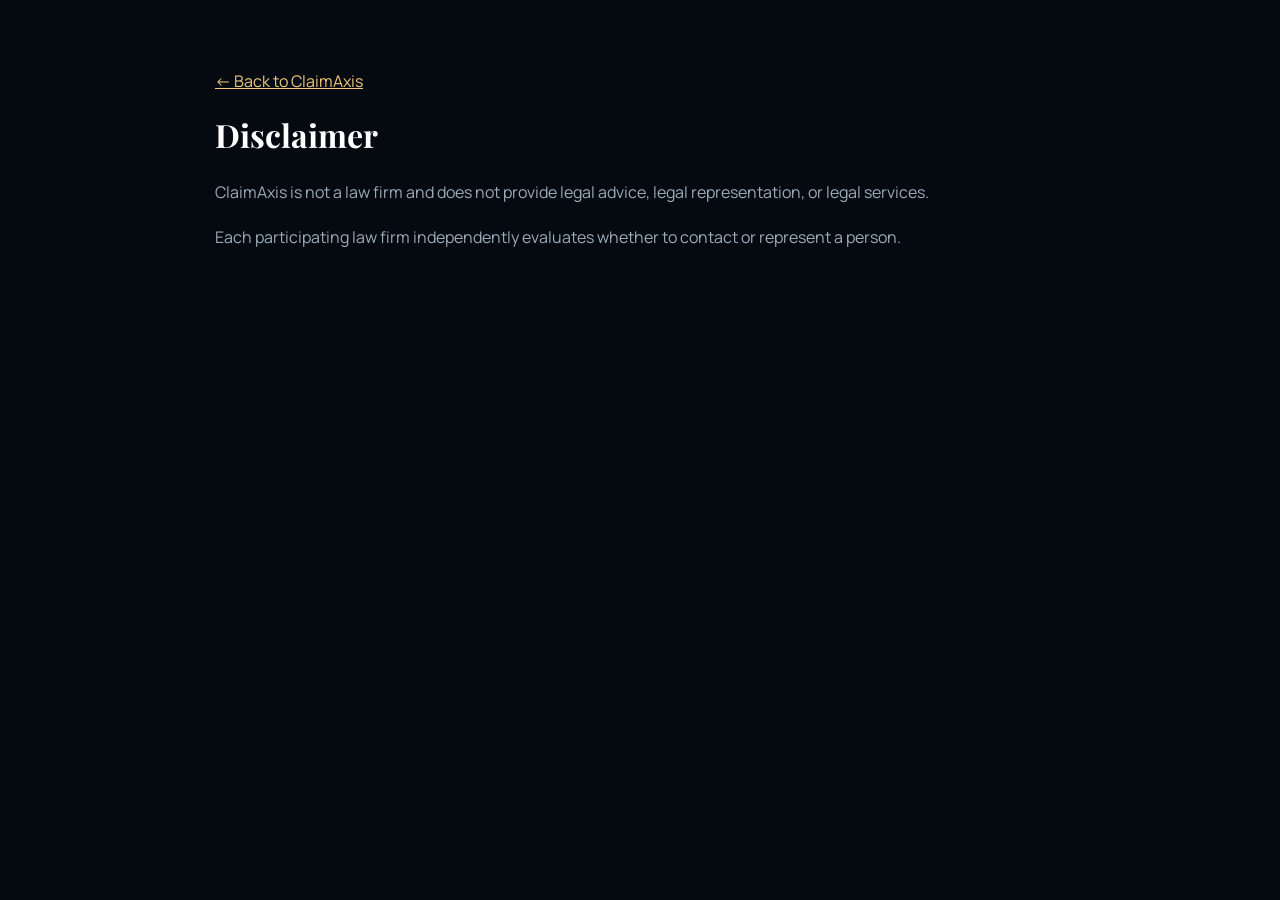
<file: disclaimer.html>
<!DOCTYPE html><html lang="en"><head><meta charset="UTF-8"><meta name="viewport" content="width=device-width,initial-scale=1"><title>Disclaimer | ClaimAxis</title><link rel="icon" href="favicon.svg" type="image/svg+xml"><link href="https://fonts.googleapis.com/css2?family=Manrope:wght@400;600;800&family=Playfair+Display:wght@600;700&display=swap" rel="stylesheet"><style>body{margin:0;background:#050a11;color:#dce5ee;font-family:Manrope,Arial,sans-serif}.wrap{width:min(850px,92%);margin:70px auto}.wrap h1,.wrap h2{font-family:'Playfair Display',serif;color:#fff}.wrap a{color:#efc979}.wrap p{color:#9aabba;line-height:1.8}</style><!-- Meta Pixel Code -->
<script>
!function(f,b,e,v,n,t,s)
{if(f.fbq)return;n=f.fbq=function(){n.callMethod?
n.callMethod.apply(n,arguments):n.queue.push(arguments)};
if(!f._fbq)f._fbq=n;n.push=n;n.loaded=!0;n.version='2.0';
n.queue=[];t=b.createElement(e);t.async=!0;
t.src=v;s=b.getElementsByTagName(e)[0];
s.parentNode.insertBefore(t,s)}(window, document,'script',
'https://connect.facebook.net/en_US/fbevents.js');
fbq('init', '1028104626526365');
fbq('track', 'PageView');
</script>
<noscript><img height="1" width="1" style="display:none"
src="https://www.facebook.com/tr?id=1028104626526365&ev=PageView&noscript=1"
/></noscript>
<!-- End Meta Pixel Code -->
</head><body><main class="wrap"><a href="index.html">← Back to ClaimAxis</a><h1>Disclaimer</h1><p>ClaimAxis is not a law firm and does not provide legal advice, legal representation, or legal services.</p><p>Each participating law firm independently evaluates whether to contact or represent a person.</p></main></body></html>
</file>
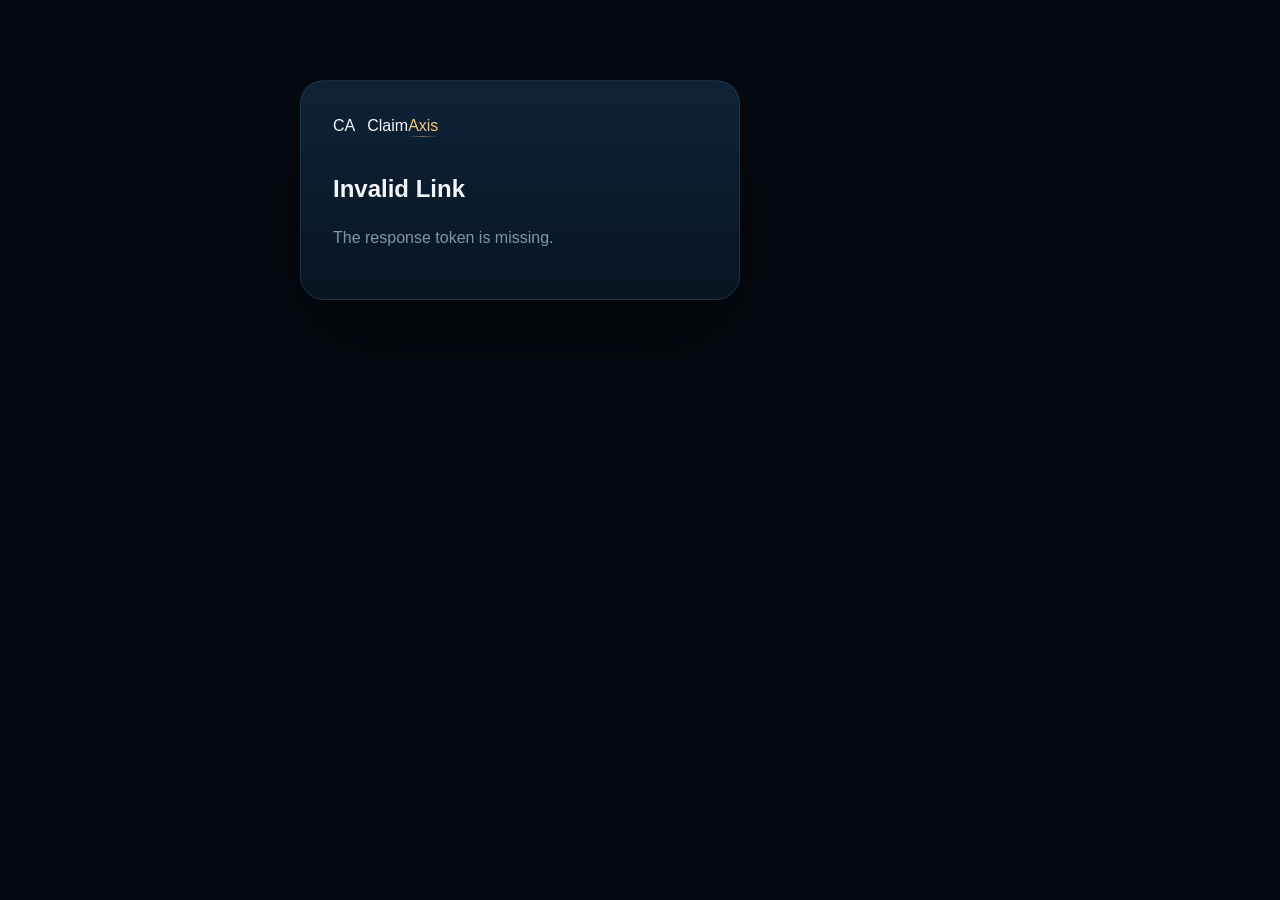
<file: firm-response.html>
<!doctype html><html lang="en"><head><meta charset="utf-8"><meta name="viewport" content="width=device-width,initial-scale=1"><title>Respond to Lead | ClaimAxis</title><link rel="stylesheet" href="styles.css?v=5.0"><!-- Meta Pixel Code -->
<script>
!function(f,b,e,v,n,t,s)
{if(f.fbq)return;n=f.fbq=function(){n.callMethod?
n.callMethod.apply(n,arguments):n.queue.push(arguments)};
if(!f._fbq)f._fbq=n;n.push=n;n.loaded=!0;n.version='2.0';
n.queue=[];t=b.createElement(e);t.async=!0;
t.src=v;s=b.getElementsByTagName(e)[0];
s.parentNode.insertBefore(t,s)}(window, document,'script',
'https://connect.facebook.net/en_US/fbevents.js');
fbq('init', '1028104626526365');
fbq('track', 'PageView');
</script>
<noscript><img height="1" width="1" style="display:none"
src="https://www.facebook.com/tr?id=1028104626526365&ev=PageView&noscript=1"
/></noscript>
<!-- End Meta Pixel Code -->
</head><body class="dashboard-real"><main style="max-width:720px;margin:60px auto;padding:20px"><section class="admin-login-card" style="position:static;max-width:none"><a class="brand" href="index.html"><span class="brand-mark">CA</span><span class="brand-name">Claim<span>Axis</span></span></a><div id="firmResponseBox"><p>Loading secure lead response…</p></div></section></main><script src="firm-response.js?v=5.0"></script></body></html>
</file>
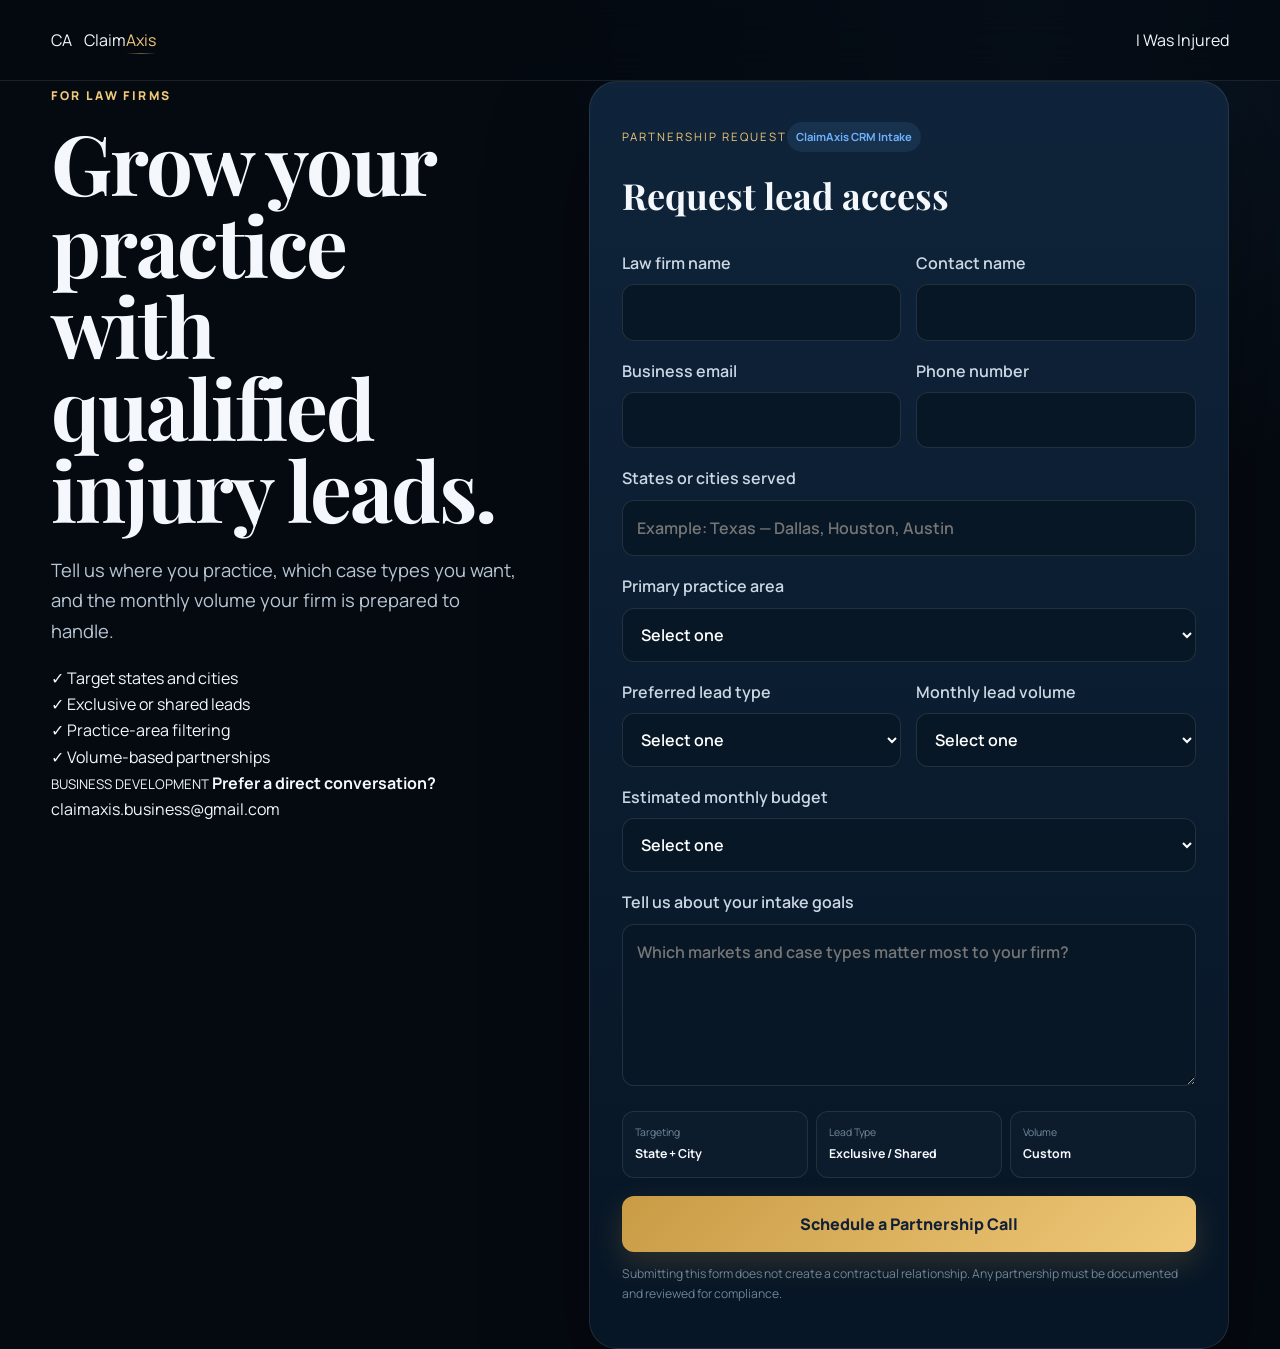
<file: get-leads.html>
<!DOCTYPE html>
<html lang="en">
<head>
  <meta charset="UTF-8"><meta name="viewport" content="width=device-width,initial-scale=1">
  <title>Get Leads | ClaimAxis</title>
  <link rel="icon" href="favicon.svg" type="image/svg+xml">
  <link rel="preconnect" href="https://fonts.googleapis.com">
  <link rel="preconnect" href="https://fonts.gstatic.com" crossorigin>
  <link href="https://fonts.googleapis.com/css2?family=Manrope:wght@400;500;600;700;800&family=Playfair+Display:wght@600;700&display=swap" rel="stylesheet">
  <link rel="stylesheet" href="styles.css">
<!-- Meta Pixel Code -->
<script>
!function(f,b,e,v,n,t,s)
{if(f.fbq)return;n=f.fbq=function(){n.callMethod?
n.callMethod.apply(n,arguments):n.queue.push(arguments)};
if(!f._fbq)f._fbq=n;n.push=n;n.loaded=!0;n.version='2.0';
n.queue=[];t=b.createElement(e);t.async=!0;
t.src=v;s=b.getElementsByTagName(e)[0];
s.parentNode.insertBefore(t,s)}(window, document,'script',
'https://connect.facebook.net/en_US/fbevents.js');
fbq('init', '1028104626526365');
fbq('track', 'PageView');
</script>
<noscript><img height="1" width="1" style="display:none"
src="https://www.facebook.com/tr?id=1028104626526365&ev=PageView&noscript=1"
/></noscript>
<!-- End Meta Pixel Code -->
</head>
<body class="inner">
  <div class="noise"></div>
  <header class="header"><div class="container nav">
    <a class="brand" href="index.html"><span class="brand-mark">CA</span><span class="brand-name">Claim<span>Axis</span></span></a>
    <div class="nav-actions"><a class="pill" href="case-review.html">I Was Injured</a></div>
  </div></header>

  <main class="lead-page">
    <section class="lead-hero">
      <div class="lead-orb"></div>
      <div class="container lead-layout">
        <div class="lead-copy reveal">
          <span class="eyebrow">FOR LAW FIRMS</span>
          <h1>Grow your practice with qualified injury leads.</h1>
          <p>Tell us where you practice, which case types you want, and the monthly volume your firm is prepared to handle.</p>
          <div class="benefits">
            <div><span>✓</span> Target states and cities</div>
            <div><span>✓</span> Exclusive or shared leads</div>
            <div><span>✓</span> Practice-area filtering</div>
            <div><span>✓</span> Volume-based partnerships</div>
          </div>
          <div class="direct-contact">
            <small>BUSINESS DEVELOPMENT</small>
            <strong>Prefer a direct conversation?</strong>
            <a href="mailto:claimaxis.business@gmail.com">claimaxis.business@gmail.com</a>
          </div>
        </div>

        <div class="form-panel reveal delay-1">
          <span class="form-kicker">PARTNERSHIP REQUEST</span><div class="crm-preview-badge">ClaimAxis CRM Intake</div>
          <h2>Request lead access</h2>
          <form id="firmForm">
            <div class="form-grid">
              <label>Law firm name<input type="text" name="firm_name" required></label>
              <label>Contact name<input type="text" name="contact_name" required></label>
              <label>Business email<input type="email" name="email" required></label>
              <label>Phone number<input type="tel" name="phone" required></label>
            </div>
            <label>States or cities served<input type="text" name="territory" placeholder="Example: Texas — Dallas, Houston, Austin" required></label>
            <label>Primary practice area
              <select name="practice_area" required>
                <option value="">Select one</option><option>Car Accidents</option><option>Truck Accidents</option>
                <option>Motorcycle Accidents</option><option>Rideshare Accidents</option><option>Premises Liability</option><option>Multiple Practice Areas</option>
              </select>
            </label>
            <div class="form-grid">
              <label>Preferred lead type<select name="lead_type" required><option value="">Select one</option><option>Exclusive</option><option>Shared</option><option>Open to both</option></select></label>
              <label>Monthly lead volume<select name="volume" required><option value="">Select one</option><option>10–25</option><option>25–50</option><option>50–100</option><option>100+</option></select></label>
            </div>
            <label>Estimated monthly budget<select name="budget" required><option value="">Select one</option><option>Under $5,000</option><option>$5,000–$10,000</option><option>$10,000–$25,000</option><option>$25,000+</option></select></label>
            <label>Tell us about your intake goals<textarea name="message" rows="5" placeholder="Which markets and case types matter most to your firm?"></textarea></label>
            <div class="firm-summary"><div><small>Targeting</small><strong>State + City</strong></div><div><small>Lead Type</small><strong>Exclusive / Shared</strong></div><div><small>Volume</small><strong>Custom</strong></div></div><button class="btn gold full" type="submit">Schedule a Partnership Call</button>
            <p class="fine-print">Submitting this form does not create a contractual relationship. Any partnership must be documented and reviewed for compliance.</p>
          </form>
          <div class="success-box" id="firmSuccess"><div>✓</div><h3>Partnership request received.</h3><p>A ClaimAxis business development specialist may contact your firm shortly.</p></div>
        </div>
      </div>
    </section>
  </main>
  <script src="forms.js"></script><script src="main.js"></script>
</body>
</html>
</file>
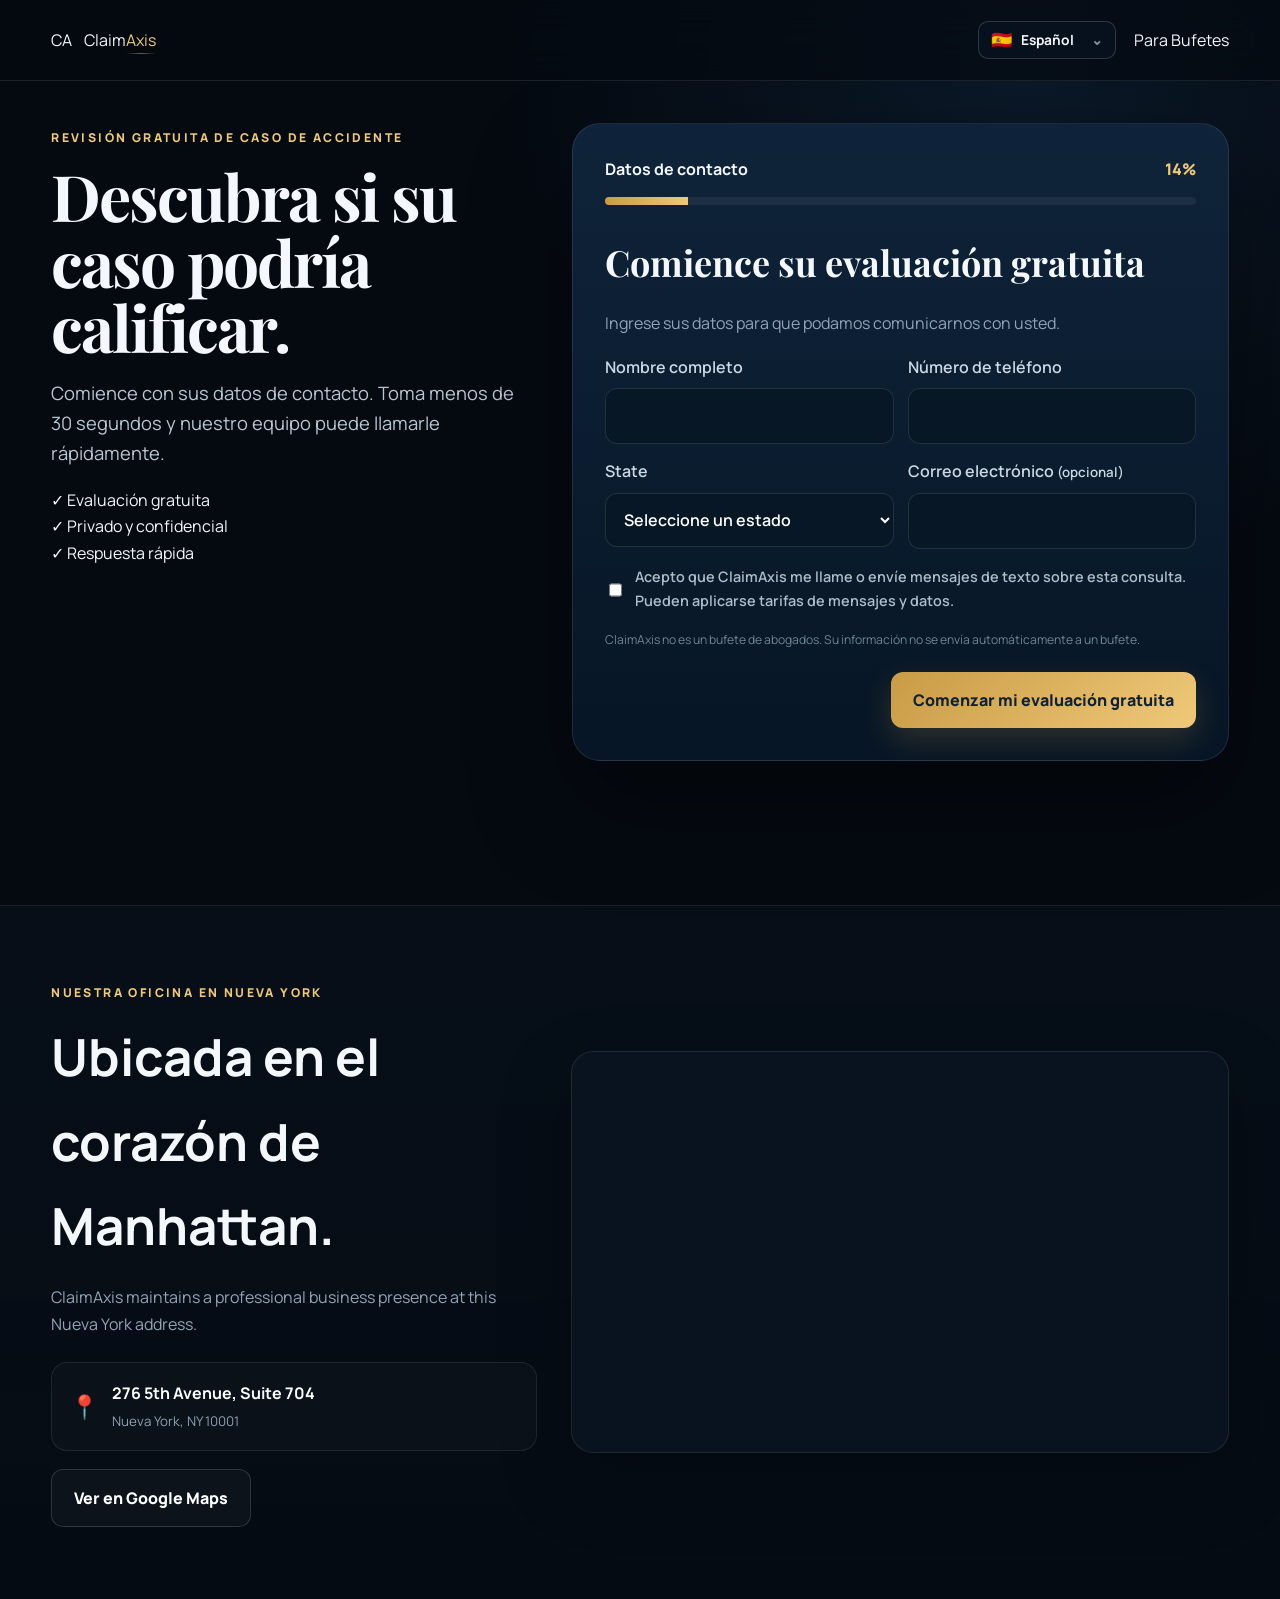
<file: injury-help-es.html>
<!DOCTYPE html>

<html lang="es">
<head>
<meta charset="utf-8"/><meta content="width=device-width,initial-scale=1" name="viewport"/>
<title>Evaluación Gratuita del Caso | ClaimAxis</title>
<link href="favicon.svg" rel="icon" type="image/svg+xml"/>
<link href="https://fonts.googleapis.com" rel="preconnect"/>
<link crossorigin="" href="https://fonts.gstatic.com" rel="preconnect"/>
<link href="https://fonts.googleapis.com/css2?family=Manrope:wght@400;500;600;700;800&amp;family=Playfair+Display:wght@600;700&amp;display=swap" rel="stylesheet"/>
<link href="styles.css" rel="stylesheet"/>
<!-- Meta Pixel Code -->
<script>
!function(f,b,e,v,n,t,s)
{if(f.fbq)return;n=f.fbq=function(){n.callMethod?
n.callMethod.apply(n,arguments):n.queue.push(arguments)};
if(!f._fbq)f._fbq=n;n.push=n;n.loaded=!0;n.version='2.0';
n.queue=[];t=b.createElement(e);t.async=!0;
t.src=v;s=b.getElementsByTagName(e)[0];
s.parentNode.insertBefore(t,s)}(window, document,'script',
'https://connect.facebook.net/en_US/fbevents.js');
fbq('init', '1028104626526365');
fbq('track', 'PageView');
</script>
<noscript><img height="1" width="1" style="display:none"
src="https://www.facebook.com/tr?id=1028104626526365&ev=PageView&noscript=1"
/></noscript>
<!-- End Meta Pixel Code -->
</head>
<body class="inner quick-intake-page">
<div class="noise"></div>
<header class="header"><div class="container nav">
<a class="brand" href="index.html"><span class="brand-mark">CA</span><span class="brand-name">Claim<span>Axis</span></span></a>
<div class="nav-actions"><details class="language-menu"><summary><span aria-hidden="true" class="language-flag">🇪🇸</span><span>Español</span><span aria-hidden="true" class="language-chevron">⌄</span></summary><div class="language-options"><a href="injury-help.html"><span aria-hidden="true">🇺🇸</span><span>English</span></a><a class="active" href="injury-help-es.html"><span aria-hidden="true">🇪🇸</span><span>Español</span></a></div></details><a class="pill" href="get-leads.html">Para Bufetes</a></div>
</div></header>
<main class="review-page">
<section class="review-hero quick-review-hero">
<div class="container review-layout quick-review-layout">
<div class="review-copy quick-review-copy reveal">
<span class="eyebrow">REVISIÓN GRATUITA DE CASO DE ACCIDENTE</span>
<h1>Descubra si su caso podría calificar.</h1>
<p>Comience con sus datos de contacto. Toma menos de 30 segundos y nuestro equipo puede llamarle rápidamente.</p>
<div class="benefits compact-benefits"><div><span>✓</span> Evaluación gratuita</div><div><span>✓</span> Privado y confidencial</div><div><span>✓</span> Respuesta rápida</div></div>
</div>
<div class="wizard-panel quick-wizard-panel reveal delay-1">
<div class="wizard-top"><div><strong id="stepTitle">Datos de contacto</strong></div><span id="progressPercent">14%</span></div>
<div class="progress"><i id="progressFill"></i></div>
<form id="intakeForm" novalidate="">
<section class="form-step active contact-capture-step" data-title="Datos de contacto">
<h2>Comience su evaluación gratuita</h2>
<p class="step-subtitle">Ingrese sus datos para que podamos comunicarnos con usted.</p>
<div class="form-grid quick-contact-grid">
<label>Nombre completo<input autocomplete="name" name="full_name" required="" type="text"/></label>
<label>Número de teléfono<input autocomplete="tel" inputmode="tel" name="phone" required="" type="tel"/></label>
<label>State<select name="state" required=""><option value="">Seleccione un estado</option><option value="Alabama">Alabama</option><option value="Alaska">Alaska</option><option value="Arizona">Arizona</option><option value="Arkansas">Arkansas</option><option value="California">California</option><option value="Colorado">Colorado</option><option value="Connecticut">Connecticut</option><option value="Delaware">Delaware</option><option value="Florida">Florida</option><option value="Georgia">Georgia</option><option value="Hawaii">Hawái</option><option value="Idaho">Idaho</option><option value="Illinois">Illinois</option><option value="Indiana">Indiana</option><option value="Iowa">Iowa</option><option value="Kansas">Kansas</option><option value="Kentucky">Kentucky</option><option value="Louisiana">Luisiana</option><option value="Maine">Maine</option><option value="Maryland">Maryland</option><option value="Massachusetts">Massachusetts</option><option value="Michigan">Míchigan</option><option value="Minnesota">Minnesota</option><option value="Mississippi">Misisipi</option><option value="Missouri">Misuri</option><option value="Montana">Montana</option><option value="Nebraska">Nebraska</option><option value="Nevada">Nevada</option><option value="New Hampshire">Nuevo Hampshire</option><option value="New Jersey">Nueva Jersey</option><option value="New Mexico">Nuevo México</option><option value="New York">Nueva York</option><option value="North Carolina">Carolina del Norte</option><option value="North Dakota">Dakota del Norte</option><option value="Ohio">Ohio</option><option value="Oklahoma">Oklahoma</option><option value="Oregon">Oregón</option><option value="Pennsylvania">Pensilvania</option><option value="Rhode Island">Rhode Island</option><option value="South Carolina">Carolina del Sur</option><option value="South Dakota">Dakota del Sur</option><option value="Tennessee">Tennessee</option><option value="Texas">Texas</option><option value="Utah">Utah</option><option value="Vermont">Vermont</option><option value="Virginia">Virginia</option><option value="Washington">Washington</option><option value="West Virginia">Virginia Occidental</option><option value="Wisconsin">Wisconsin</option><option value="Wyoming">Wyoming</option></select></label>
<label>Correo electrónico <small>(opcional)</small><input autocomplete="email" name="email" type="email"/></label>
</div>
<label class="consent quick-consent"><input name="contact_consent" required="" type="checkbox"/><span>Acepto que ClaimAxis me llame o envíe mensajes de texto sobre esta consulta. Pueden aplicarse tarifas de mensajes y datos.</span></label>
<p class="fine-print">ClaimAxis no es un bufete de abogados. Su información no se envía automáticamente a un bufete.</p>
</section>
<section class="form-step" data-title="Lesión">
<h2>¿Resultó lesionado en el accidente?</h2>
<div class="choice-grid"><label><input name="injured" required="" type="radio" value="Yes"/><span>Sí</span></label><label><input name="injured" type="radio" value="No"/><span>No</span></label></div>
</section>
<section class="form-step" data-title="Tipo de incidente">
<h2>¿Qué tipo de incidente ocurrió?</h2>
<div class="choice-grid two">
<label><input name="incident_type" required="" type="radio" value="Accidente de auto"/><span>Accidente de auto</span></label>
<label><input name="incident_type" type="radio" value="Accidente de camión"/><span>Accidente de camión</span></label>
<label><input name="incident_type" type="radio" value="Motocicleta Accident"/><span>Motocicleta</span></label>
<label><input name="incident_type" type="radio" value="Uber/Lyft"/><span>Uber / Lyft</span></label>
<label><input name="incident_type" type="radio" value="Peatón"/><span>Peatón</span></label>
<label><input name="incident_type" type="radio" value="Otro"/><span>Otro</span></label>
</div>
</section>
<section class="form-step" data-title="Fecha">
<h2>¿Cuándo ocurrió?</h2>
<label>Fecha del accidente<input name="accident_date" required="" type="date"/></label>
</section>
<section class="form-step" data-title="Tratamiento">
<h2>¿Recibió tratamiento médico?</h2>
<label>Tratamiento recibido<select name="treatment" required=""><option value="">Seleccione una opción</option><option>Sala de emergencias</option><option>Ambulancia</option><option>Hospital</option><option>Médico o atención de urgencia</option><option>Quiropráctico / fisioterapia</option><option>Aún no recibió tratamiento</option></select></label>
<label>Describa sus lesiones <small>(opcional)</small><textarea name="injuries" rows="3"></textarea></label>
</section>
<section class="form-step" data-title="Estado legal">
<h2>¿Ya tiene abogado?</h2>
<div class="choice-grid"><label><input name="has_attorney" required="" type="radio" value="No"/><span>No</span></label><label><input name="has_attorney" type="radio" value="Yes"/><span>Sí</span></label></div>
<label>¿Quién parece tener la culpa?<select name="fault" required=""><option value="">Seleccione una opción</option><option>La otra parte</option><option>Puede que yo tenga parte de la culpa</option><option>No estoy seguro</option></select></label>
</section>
<section class="form-step" data-title="Detalles finales">
<h2>Cuéntenos brevemente qué ocurrió.</h2>
<label><textarea name="description" required="" rows="5"></textarea></label>
<label>Método de contacto preferido<select name="preferred_contact" required=""><option value="">Seleccione una opción</option><option>Llamada telefónica</option><option>Mensaje de texto</option><option>Email</option></select></label>
<p class="fine-print">Enviar una consulta no crea una relación abogado-cliente ni garantiza representación o compensación.</p>
</section>
<div class="wizard-actions"><button class="btn back" id="prevBtn" type="button">Atrás</button><button class="btn gold" id="nextBtn" type="button">Comenzar mi evaluación gratuita</button><button class="btn gold" id="submitBtn" type="submit">Completar mi evaluación</button></div>
</form>
<div class="success-box" id="successPanel"><div>✓</div><h3>Su evaluación está completa.</h3><p>Un representante de ClaimAxis puede llamarle para verificar los detalles del accidente. Su información no se envía automáticamente a un bufete.</p></div>
</div>
</div>
</section>
<section class="office-location-section">
<div class="container office-location-grid">
<div class="office-location-copy">
<span class="eyebrow">NUESTRA OFICINA EN NUEVA YORK</span>
<h2>Ubicada en el corazón de Manhattan.</h2>
<p>ClaimAxis maintains a professional business presence at this Nueva York address.</p>
<a class="office-address-link" href="https://www.google.com/maps/search/?api=1&amp;query=276+5th+Avenue+Suite+704+New+York+NY+10001" rel="noopener" target="_blank">
<span aria-hidden="true" class="location-pin">📍</span>
<span><strong>276 5th Avenue, Suite 704</strong><small>Nueva York, NY 10001</small></span>
</a>
<a class="btn outline map-button" href="https://www.google.com/maps/search/?api=1&amp;query=276+5th+Avenue+Suite+704+New+York+NY+10001" rel="noopener" target="_blank">Ver en Google Maps</a>
</div>
<div class="office-map-wrap">
<iframe loading="lazy" referrerpolicy="no-referrer-when-downgrade" src="https://www.google.com/maps?q=276%205th%20Avenue%20Suite%20704%20New%20York%20NY%2010001&amp;output=embed" title="ClaimAxis Nueva York office location"></iframe>
</div>
</div>
</section>
</main>
<script src="wizard-es.js?v=20260805-2"></script><script src="main.js"></script>
</body>
</html>
</file>
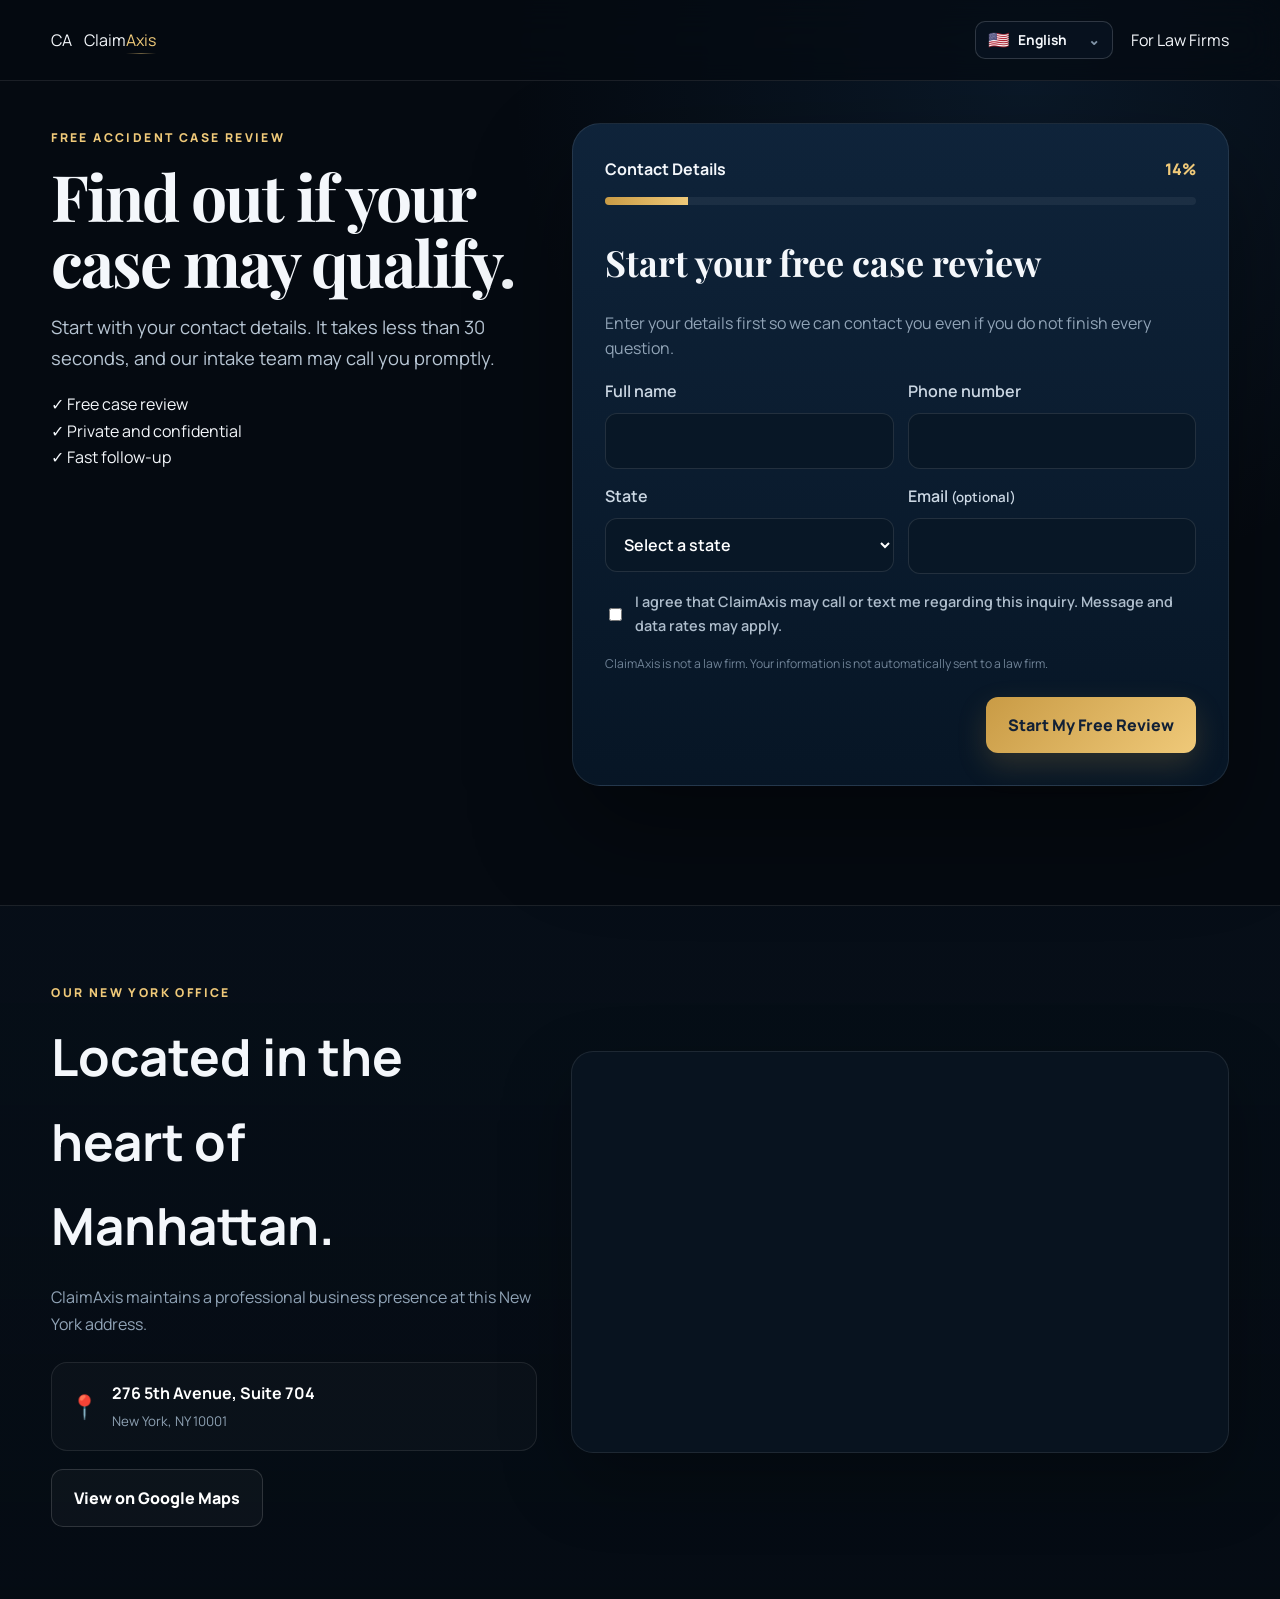
<file: injury-help.html>
<!DOCTYPE html>

<html lang="en">
<head>
<meta charset="utf-8"/><meta content="width=device-width,initial-scale=1" name="viewport"/>
<title>Free Case Review | ClaimAxis</title>
<link href="favicon.svg" rel="icon" type="image/svg+xml"/>
<link href="https://fonts.googleapis.com" rel="preconnect"/>
<link crossorigin="" href="https://fonts.gstatic.com" rel="preconnect"/>
<link href="https://fonts.googleapis.com/css2?family=Manrope:wght@400;500;600;700;800&amp;family=Playfair+Display:wght@600;700&amp;display=swap" rel="stylesheet"/>
<link href="styles.css" rel="stylesheet"/>
<!-- Meta Pixel Code -->
<script>
!function(f,b,e,v,n,t,s)
{if(f.fbq)return;n=f.fbq=function(){n.callMethod?
n.callMethod.apply(n,arguments):n.queue.push(arguments)};
if(!f._fbq)f._fbq=n;n.push=n;n.loaded=!0;n.version='2.0';
n.queue=[];t=b.createElement(e);t.async=!0;
t.src=v;s=b.getElementsByTagName(e)[0];
s.parentNode.insertBefore(t,s)}(window, document,'script',
'https://connect.facebook.net/en_US/fbevents.js');
fbq('init', '1028104626526365');
fbq('track', 'PageView');
</script>
<noscript><img height="1" width="1" style="display:none"
src="https://www.facebook.com/tr?id=1028104626526365&ev=PageView&noscript=1"
/></noscript>
<!-- End Meta Pixel Code -->
</head>
<body class="inner quick-intake-page">
<div class="noise"></div>
<header class="header"><div class="container nav">
<a class="brand" href="index.html"><span class="brand-mark">CA</span><span class="brand-name">Claim<span>Axis</span></span></a>
<div class="nav-actions"><details class="language-menu"><summary><span aria-hidden="true" class="language-flag">🇺🇸</span><span>English</span><span aria-hidden="true" class="language-chevron">⌄</span></summary><div class="language-options"><a class="active" href="injury-help.html"><span aria-hidden="true">🇺🇸</span><span>English</span></a><a href="injury-help-es.html"><span aria-hidden="true">🇪🇸</span><span>Español</span></a></div></details><a class="pill" href="get-leads.html">For Law Firms</a></div>
</div></header>
<main class="review-page">
<section class="review-hero quick-review-hero">
<div class="container review-layout quick-review-layout">
<div class="review-copy quick-review-copy reveal">
<span class="eyebrow">FREE ACCIDENT CASE REVIEW</span>
<h1>Find out if your case may qualify.</h1>
<p>Start with your contact details. It takes less than 30 seconds, and our intake team may call you promptly.</p>
<div class="benefits compact-benefits"><div><span>✓</span> Free case review</div><div><span>✓</span> Private and confidential</div><div><span>✓</span> Fast follow-up</div></div>
</div>
<div class="wizard-panel quick-wizard-panel reveal delay-1">
<div class="wizard-top"><div><strong id="stepTitle">Contact Details</strong></div><span id="progressPercent">14%</span></div>
<div class="progress"><i id="progressFill"></i></div>
<form id="intakeForm" novalidate="">
<section class="form-step active contact-capture-step" data-title="Contact Details">
<h2>Start your free case review</h2>
<p class="step-subtitle">Enter your details first so we can contact you even if you do not finish every question.</p>
<div class="form-grid quick-contact-grid">
<label>Full name<input autocomplete="name" name="full_name" required="" type="text"/></label>
<label>Phone number<input autocomplete="tel" inputmode="tel" name="phone" required="" type="tel"/></label>
<label>State<select name="state" required=""><option value="">Select a state</option><option value="Alabama">Alabama</option><option value="Alaska">Alaska</option><option value="Arizona">Arizona</option><option value="Arkansas">Arkansas</option><option value="California">California</option><option value="Colorado">Colorado</option><option value="Connecticut">Connecticut</option><option value="Delaware">Delaware</option><option value="Florida">Florida</option><option value="Georgia">Georgia</option><option value="Hawaii">Hawaii</option><option value="Idaho">Idaho</option><option value="Illinois">Illinois</option><option value="Indiana">Indiana</option><option value="Iowa">Iowa</option><option value="Kansas">Kansas</option><option value="Kentucky">Kentucky</option><option value="Louisiana">Louisiana</option><option value="Maine">Maine</option><option value="Maryland">Maryland</option><option value="Massachusetts">Massachusetts</option><option value="Michigan">Michigan</option><option value="Minnesota">Minnesota</option><option value="Mississippi">Mississippi</option><option value="Missouri">Missouri</option><option value="Montana">Montana</option><option value="Nebraska">Nebraska</option><option value="Nevada">Nevada</option><option value="New Hampshire">New Hampshire</option><option value="New Jersey">New Jersey</option><option value="New Mexico">New Mexico</option><option value="New York">New York</option><option value="North Carolina">North Carolina</option><option value="North Dakota">North Dakota</option><option value="Ohio">Ohio</option><option value="Oklahoma">Oklahoma</option><option value="Oregon">Oregon</option><option value="Pennsylvania">Pennsylvania</option><option value="Rhode Island">Rhode Island</option><option value="South Carolina">South Carolina</option><option value="South Dakota">South Dakota</option><option value="Tennessee">Tennessee</option><option value="Texas">Texas</option><option value="Utah">Utah</option><option value="Vermont">Vermont</option><option value="Virginia">Virginia</option><option value="Washington">Washington</option><option value="West Virginia">West Virginia</option><option value="Wisconsin">Wisconsin</option><option value="Wyoming">Wyoming</option></select></label>
<label>Email <small>(optional)</small><input autocomplete="email" name="email" type="email"/></label>
</div>
<label class="consent quick-consent"><input name="contact_consent" required="" type="checkbox"/><span>I agree that ClaimAxis may call or text me regarding this inquiry. Message and data rates may apply.</span></label>
<p class="fine-print">ClaimAxis is not a law firm. Your information is not automatically sent to a law firm.</p>
</section>
<section class="form-step" data-title="Injury">
<h2>Were you injured in the accident?</h2>
<div class="choice-grid"><label><input name="injured" required="" type="radio" value="Yes"/><span>Yes</span></label><label><input name="injured" type="radio" value="No"/><span>No</span></label></div>
</section>
<section class="form-step" data-title="Incident Type">
<h2>What type of incident was it?</h2>
<div class="choice-grid two">
<label><input name="incident_type" required="" type="radio" value="Car Accident"/><span>Car Accident</span></label>
<label><input name="incident_type" type="radio" value="Truck Accident"/><span>Truck Accident</span></label>
<label><input name="incident_type" type="radio" value="Motorcycle Accident"/><span>Motorcycle</span></label>
<label><input name="incident_type" type="radio" value="Uber/Lyft"/><span>Uber / Lyft</span></label>
<label><input name="incident_type" type="radio" value="Pedestrian"/><span>Pedestrian</span></label>
<label><input name="incident_type" type="radio" value="Other"/><span>Other</span></label>
</div>
</section>
<section class="form-step" data-title="Date">
<h2>When did it happen?</h2>
<label>Accident date<input name="accident_date" required="" type="date"/></label>
</section>
<section class="form-step" data-title="Treatment">
<h2>Did you receive medical treatment?</h2>
<label>Treatment received<select name="treatment" required=""><option value="">Select one</option><option>Emergency room</option><option>Ambulance</option><option>Hospital</option><option>Doctor or urgent care</option><option>Chiropractor / physical therapy</option><option>No treatment yet</option></select></label>
<label>Describe your injuries <small>(optional)</small><textarea name="injuries" rows="3"></textarea></label>
</section>
<section class="form-step" data-title="Attorney Status">
<h2>Do you already have an attorney?</h2>
<div class="choice-grid"><label><input name="has_attorney" required="" type="radio" value="No"/><span>No</span></label><label><input name="has_attorney" type="radio" value="Yes"/><span>Yes</span></label></div>
<label>Who appears to be at fault?<select name="fault" required=""><option value="">Select one</option><option>The other party</option><option>I may be partly at fault</option><option>Not sure</option></select></label>
</section>
<section class="form-step" data-title="Final Details">
<h2>Briefly tell us what happened.</h2>
<label><textarea name="description" required="" rows="5"></textarea></label>
<label>Preferred contact<select name="preferred_contact" required=""><option value="">Select one</option><option>Phone call</option><option>Text message</option><option>Email</option></select></label>
<p class="fine-print">Submitting an inquiry does not create an attorney-client relationship and does not guarantee representation or compensation.</p>
</section>
<div class="wizard-actions"><button class="btn back" id="prevBtn" type="button">Back</button><button class="btn gold" id="nextBtn" type="button">Start My Free Review</button><button class="btn gold" id="submitBtn" type="submit">Complete My Review</button></div>
</form>
<div class="success-box" id="successPanel"><div>✓</div><h3>Your review is complete.</h3><p>A ClaimAxis intake representative may call you to verify the accident details. Your information is not automatically sent to a law firm.</p></div>
</div>
</div>
</section>
<section class="office-location-section">
<div class="container office-location-grid">
<div class="office-location-copy">
<span class="eyebrow">OUR NEW YORK OFFICE</span>
<h2>Located in the heart of Manhattan.</h2>
<p>ClaimAxis maintains a professional business presence at this New York address.</p>
<a class="office-address-link" href="https://www.google.com/maps/search/?api=1&amp;query=276+5th+Avenue+Suite+704+New+York+NY+10001" rel="noopener" target="_blank">
<span aria-hidden="true" class="location-pin">📍</span>
<span><strong>276 5th Avenue, Suite 704</strong><small>New York, NY 10001</small></span>
</a>
<a class="btn outline map-button" href="https://www.google.com/maps/search/?api=1&amp;query=276+5th+Avenue+Suite+704+New+York+NY+10001" rel="noopener" target="_blank">View on Google Maps</a>
</div>
<div class="office-map-wrap">
<iframe loading="lazy" referrerpolicy="no-referrer-when-downgrade" src="https://www.google.com/maps?q=276%205th%20Avenue%20Suite%20704%20New%20York%20NY%2010001&amp;output=embed" title="ClaimAxis New York office location"></iframe>
</div>
</div>
</section>
</main>
<script src="wizard.js?v=20260805-2"></script><script src="main.js"></script>
</body>
</html>
</file>
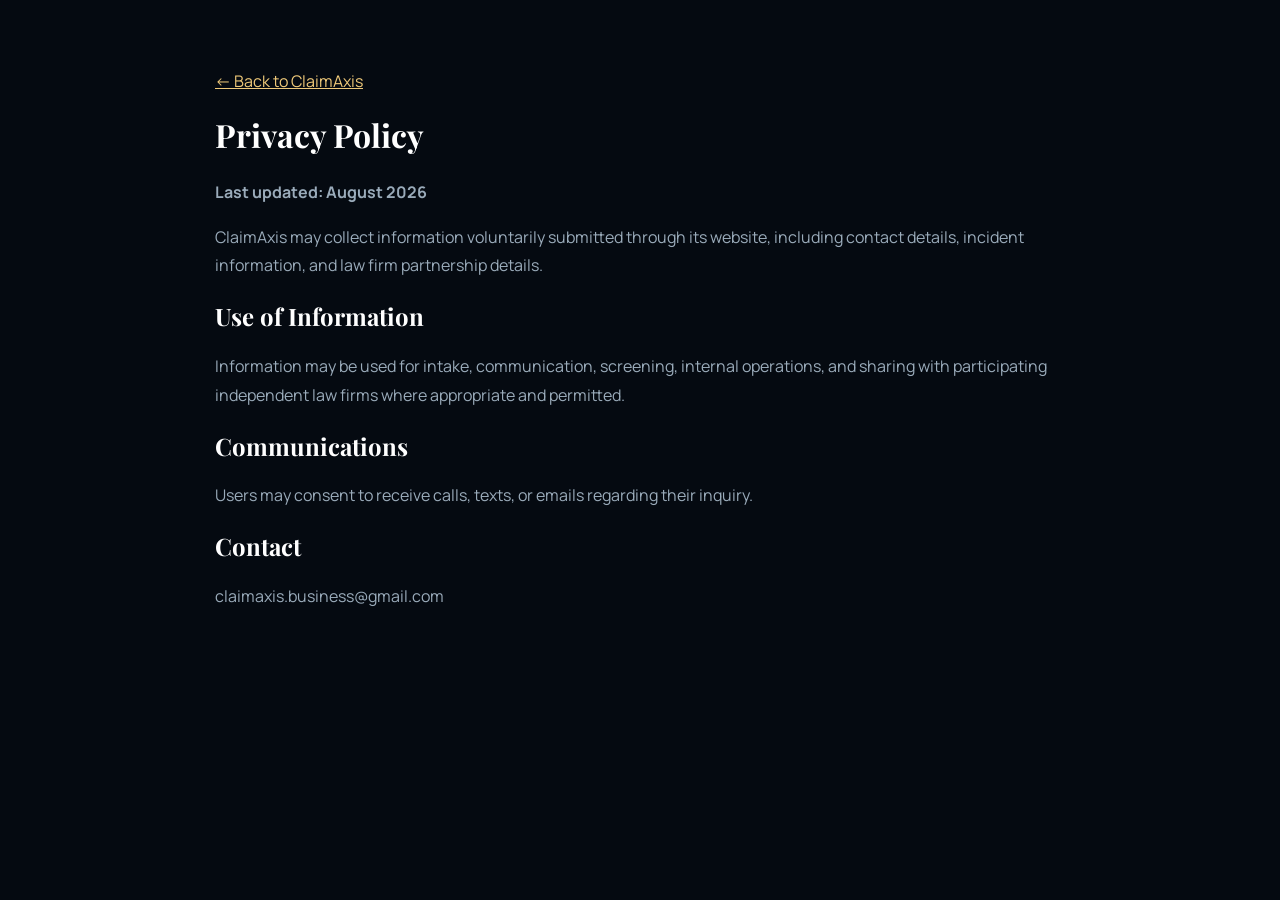
<file: privacy.html>
<!DOCTYPE html><html lang="en"><head><meta charset="UTF-8"><meta name="viewport" content="width=device-width,initial-scale=1"><title>Privacy Policy | ClaimAxis</title><link rel="icon" href="favicon.svg" type="image/svg+xml"><link href="https://fonts.googleapis.com/css2?family=Manrope:wght@400;600;800&family=Playfair+Display:wght@600;700&display=swap" rel="stylesheet"><style>body{margin:0;background:#050a11;color:#dce5ee;font-family:Manrope,Arial,sans-serif}.wrap{width:min(850px,92%);margin:70px auto}.wrap h1,.wrap h2{font-family:'Playfair Display',serif;color:#fff}.wrap a{color:#efc979}.wrap p{color:#9aabba;line-height:1.8}</style><!-- Meta Pixel Code -->
<script>
!function(f,b,e,v,n,t,s)
{if(f.fbq)return;n=f.fbq=function(){n.callMethod?
n.callMethod.apply(n,arguments):n.queue.push(arguments)};
if(!f._fbq)f._fbq=n;n.push=n;n.loaded=!0;n.version='2.0';
n.queue=[];t=b.createElement(e);t.async=!0;
t.src=v;s=b.getElementsByTagName(e)[0];
s.parentNode.insertBefore(t,s)}(window, document,'script',
'https://connect.facebook.net/en_US/fbevents.js');
fbq('init', '1028104626526365');
fbq('track', 'PageView');
</script>
<noscript><img height="1" width="1" style="display:none"
src="https://www.facebook.com/tr?id=1028104626526365&ev=PageView&noscript=1"
/></noscript>
<!-- End Meta Pixel Code -->
</head><body><main class="wrap"><a href="index.html">← Back to ClaimAxis</a><h1>Privacy Policy</h1><p><strong>Last updated: August 2026</strong></p><p>ClaimAxis may collect information voluntarily submitted through its website, including contact details, incident information, and law firm partnership details.</p><h2>Use of Information</h2><p>Information may be used for intake, communication, screening, internal operations, and sharing with participating independent law firms where appropriate and permitted.</p><h2>Communications</h2><p>Users may consent to receive calls, texts, or emails regarding their inquiry.</p><h2>Contact</h2><p>claimaxis.business@gmail.com</p></main></body></html>
</file>
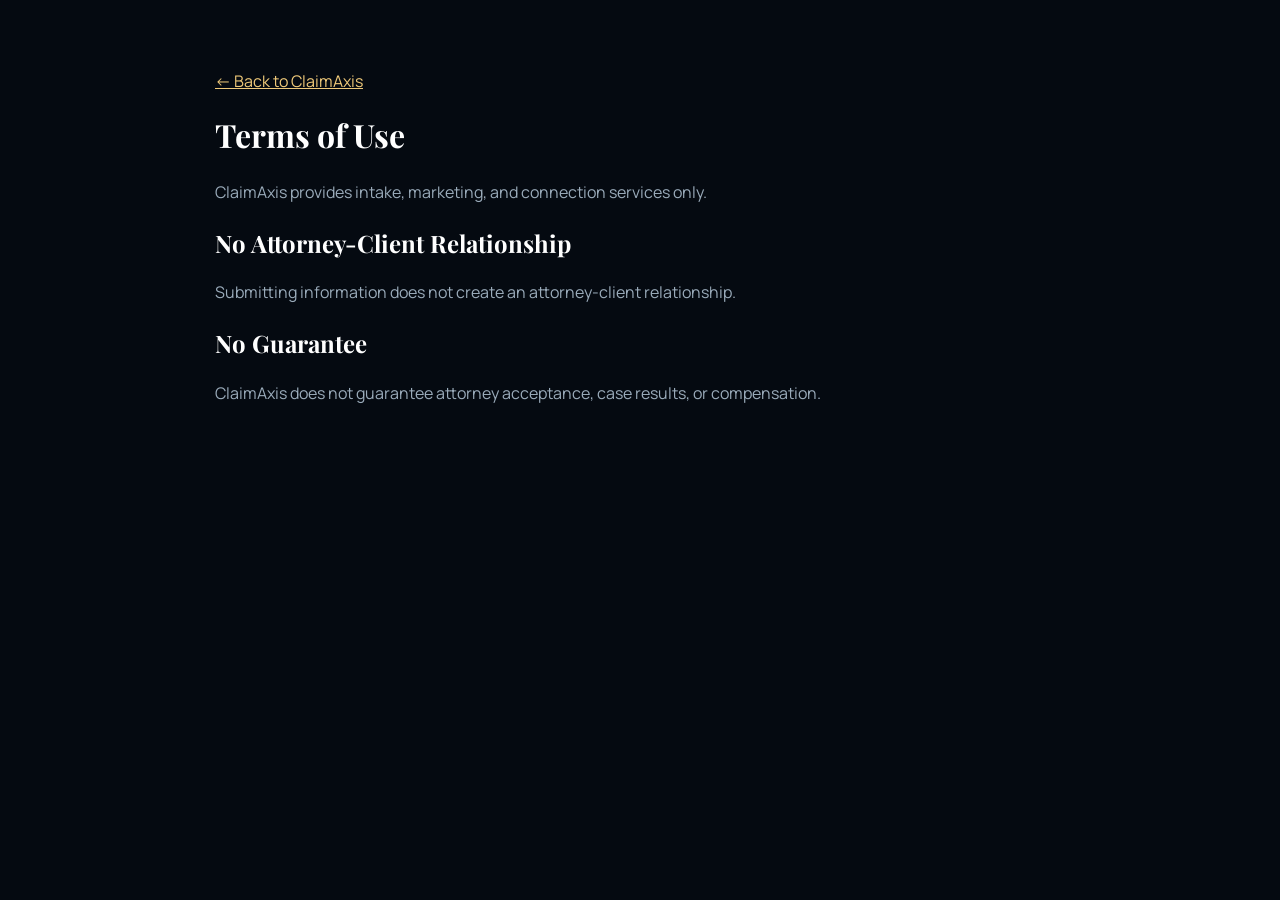
<file: terms.html>
<!DOCTYPE html><html lang="en"><head><meta charset="UTF-8"><meta name="viewport" content="width=device-width,initial-scale=1"><title>Terms of Use | ClaimAxis</title><link rel="icon" href="favicon.svg" type="image/svg+xml"><link href="https://fonts.googleapis.com/css2?family=Manrope:wght@400;600;800&family=Playfair+Display:wght@600;700&display=swap" rel="stylesheet"><style>body{margin:0;background:#050a11;color:#dce5ee;font-family:Manrope,Arial,sans-serif}.wrap{width:min(850px,92%);margin:70px auto}.wrap h1,.wrap h2{font-family:'Playfair Display',serif;color:#fff}.wrap a{color:#efc979}.wrap p{color:#9aabba;line-height:1.8}</style><!-- Meta Pixel Code -->
<script>
!function(f,b,e,v,n,t,s)
{if(f.fbq)return;n=f.fbq=function(){n.callMethod?
n.callMethod.apply(n,arguments):n.queue.push(arguments)};
if(!f._fbq)f._fbq=n;n.push=n;n.loaded=!0;n.version='2.0';
n.queue=[];t=b.createElement(e);t.async=!0;
t.src=v;s=b.getElementsByTagName(e)[0];
s.parentNode.insertBefore(t,s)}(window, document,'script',
'https://connect.facebook.net/en_US/fbevents.js');
fbq('init', '1028104626526365');
fbq('track', 'PageView');
</script>
<noscript><img height="1" width="1" style="display:none"
src="https://www.facebook.com/tr?id=1028104626526365&ev=PageView&noscript=1"
/></noscript>
<!-- End Meta Pixel Code -->
</head><body><main class="wrap"><a href="index.html">← Back to ClaimAxis</a><h1>Terms of Use</h1><p>ClaimAxis provides intake, marketing, and connection services only.</p><h2>No Attorney-Client Relationship</h2><p>Submitting information does not create an attorney-client relationship.</p><h2>No Guarantee</h2><p>ClaimAxis does not guarantee attorney acceptance, case results, or compensation.</p></main></body></html>
</file>
<file: styles.css>
:root{
  --bg:#050a11;
  --bg2:#08131f;
  --panel:#0c1c2d;
  --panel2:#10263d;
  --gold:#c99b45;
  --gold2:#efc979;
  --text:#f4f7fb;
  --muted:#91a4b7;
  --line:rgba(255,255,255,.09);
  --green:#6dd2a4;
  --blue:#6db2ff;
  --purple:#d3a1ff;
}
*{box-sizing:border-box}
html{scroll-behavior:smooth}
body{margin:0;background:var(--bg);color:var(--text);font-family:Manrope,Arial,sans-serif;line-height:1.65;overflow-x:hidden}
a{text-decoration:none;color:inherit}
button,input,select,textarea{font:inherit}
.container{width:min(1180px,92%);margin:auto}
.page-noise{position:fixed;inset:0;pointer-events:none;opacity:.035;z-index:100;background-image:url("data:image/svg+xml,%3Csvg viewBox='0 0 160 160' xmlns='http://www.w3.org/2000/svg'%3E%3Cfilter id='n'%3E%3CfeTurbulence type='fractalNoise' baseFrequency='.8' numOctaves='4' stitchTiles='stitch'/%3E%3C/filter%3E%3Crect width='100%25' height='100%25' filter='url(%23n)' opacity='.75'/%3E%3C/svg%3E")}
.site-header{position:sticky;top:0;z-index:50;background:rgba(5,10,17,.72);backdrop-filter:blur(18px);border-bottom:1px solid var(--line)}
.nav{height:80px;display:flex;align-items:center;justify-content:space-between;gap:24px}
.brand{display:flex;align-items:center;gap:12px}
.brand-symbol{width:44px;height:44px;border-radius:13px;display:grid;place-items:center;background:linear-gradient(145deg,#1b3757,#091521);border:1px solid rgba(239,201,121,.28);color:var(--gold2);font-weight:800;letter-spacing:-1px;box-shadow:0 12px 28px rgba(0,0,0,.3)}
.brand-word{font-size:1.35rem;font-weight:800;letter-spacing:-.6px}
.brand-word span{color:var(--gold2)}
.desktop-nav{display:flex;gap:28px;color:#c4cfdb;font-weight:600}
.desktop-nav a:hover,.text-link:hover{color:var(--gold2)}
.nav-actions{display:flex;align-items:center;gap:18px}
.text-link{color:#cbd5df;font-weight:700}
.pill-btn{padding:11px 17px;border:1px solid rgba(239,201,121,.42);border-radius:999px;color:var(--gold2);font-weight:800}
.hero-v3{position:relative;min-height:850px;display:flex;align-items:center;overflow:hidden;background:
linear-gradient(90deg,rgba(5,10,17,.98),rgba(5,10,17,.74)),
radial-gradient(circle at 78% 18%,rgba(38,91,144,.3),transparent 30%),
radial-gradient(circle at 18% 85%,rgba(201,155,69,.12),transparent 24%)}
.hero-mesh{position:absolute;inset:0;opacity:.18;background-image:linear-gradient(rgba(255,255,255,.03) 1px,transparent 1px),linear-gradient(90deg,rgba(255,255,255,.03) 1px,transparent 1px);background-size:80px 80px;mask-image:linear-gradient(to bottom,black,transparent 90%)}
.hero-line{position:absolute;border-radius:50%;border:1px solid rgba(239,201,121,.12)}
.line-1{width:700px;height:700px;right:-180px;top:70px}
.line-2{width:460px;height:460px;right:-60px;top:190px}
.hero-layout{position:relative;z-index:2;display:grid;grid-template-columns:1.05fr .95fr;gap:65px;align-items:center;padding:100px 0}
.eyebrow{font-size:.76rem;font-weight:800;letter-spacing:2.4px;color:var(--gold2)}
.hero-content h1,.lead-copy h1,.review-copy h1{font-family:"Playfair Display",serif;font-size:clamp(3.6rem,6.5vw,6.4rem);line-height:.98;letter-spacing:-2px;margin:14px 0 26px}
.hero-content p,.lead-copy p,.review-copy p{font-size:1.15rem;color:#b8c6d4;max-width:760px}
.hero-buttons{display:flex;gap:14px;flex-wrap:wrap;margin:30px 0}
.btn{display:inline-flex;align-items:center;justify-content:center;border:0;border-radius:12px;padding:15px 22px;font-weight:800;cursor:pointer;transition:.25s}
.btn:hover{transform:translateY(-3px)}
.btn.gold{background:linear-gradient(135deg,var(--gold),var(--gold2));color:#122035;box-shadow:0 12px 30px rgba(201,155,69,.2)}
.btn.outline{background:rgba(255,255,255,.03);border:1px solid rgba(255,255,255,.14);color:#fff}
.btn.back{background:rgba(255,255,255,.05);color:#d8e2ec}
.full{width:100%}
.hero-trust{display:flex;gap:28px;flex-wrap:wrap;color:#8295a8;font-size:.86rem}
.hero-trust span:before{content:"•";color:var(--gold2);margin-right:8px}
.hero-product{position:relative;min-height:520px;display:grid;place-items:center}
.product-shell{width:min(540px,100%);border-radius:24px;overflow:hidden;background:linear-gradient(180deg,rgba(16,40,65,.96),rgba(7,20,35,.98));border:1px solid rgba(255,255,255,.11);box-shadow:0 45px 100px rgba(0,0,0,.45)}
.product-topbar{display:flex;align-items:center;gap:10px;padding:15px 18px;border-bottom:1px solid var(--line)}
.dot-group{display:flex;gap:6px}.dot-group i{width:8px;height:8px;border-radius:50%;background:#50667c}
.product-topbar span{color:#7f92a5;font-size:.85rem}.product-topbar b{margin-left:auto;font-size:.72rem;color:var(--green);background:rgba(109,210,164,.1);padding:5px 8px;border-radius:999px}
.product-body{padding:24px}
.metric-row{display:grid;grid-template-columns:repeat(3,1fr);gap:12px}
.metric-row article{padding:17px;border:1px solid var(--line);border-radius:14px;background:rgba(255,255,255,.025)}
.metric-row small{display:block;color:#7d91a5}.metric-row strong{display:block;font-size:1.7rem;margin:3px 0}.metric-row span{font-size:.74rem;color:var(--green)}
.chart-panel{margin-top:18px;padding:18px;border:1px solid var(--line);border-radius:14px;background:rgba(255,255,255,.02)}
.chart-head{display:flex;justify-content:space-between;align-items:start}.chart-head small,.chart-head strong{display:block}.chart-head small{color:#7d91a5}.badge{font-size:.7rem;color:var(--gold2);background:rgba(201,155,69,.1);padding:5px 8px;border-radius:999px}
.chart-bars{height:130px;display:flex;align-items:end;gap:10px;margin-top:18px}
.chart-bars i{flex:1;background:linear-gradient(180deg,var(--gold2),rgba(201,155,69,.15));border-radius:8px 8px 2px 2px}
.mini-table{margin-top:18px;border:1px solid var(--line);border-radius:14px;overflow:hidden}
.mini-row{display:grid;grid-template-columns:1.2fr 1fr .8fr;padding:13px 15px;border-bottom:1px solid var(--line);font-size:.86rem}.mini-row:last-child{border-bottom:0}.mini-row.head{background:rgba(255,255,255,.02);color:#6f8397;font-size:.72rem;text-transform:uppercase;letter-spacing:1px}
.status{display:inline-flex;width:max-content;padding:5px 9px;border-radius:999px;font-size:.7rem}.status.blue{background:rgba(109,178,255,.12);color:var(--blue)}.status.gold{background:rgba(239,201,121,.12);color:var(--gold2)}.status.green{background:rgba(109,210,164,.12);color:var(--green)}.status.purple{background:rgba(211,161,255,.12);color:var(--purple)}
.floating-panel{position:absolute;z-index:4;display:flex;align-items:center;gap:12px;padding:14px 17px;border-radius:15px;background:rgba(10,27,45,.9);border:1px solid var(--line);backdrop-filter:blur(16px);box-shadow:0 20px 45px rgba(0,0,0,.35)}
.floating-panel small{display:block;color:#7b8fa3}.floating-panel strong{font-size:.88rem}.fp-1{left:-25px;top:100px}.fp-2{right:-15px;bottom:85px}
.pulse{width:10px;height:10px;border-radius:50%;background:var(--green);box-shadow:0 0 15px var(--green)}.mini-check{width:28px;height:28px;border-radius:50%;display:grid;place-items:center;background:rgba(201,155,69,.13);color:var(--gold2)}
.logo-strip{background:#07111c;border-top:1px solid var(--line);border-bottom:1px solid var(--line)}
.strip-items{display:grid;grid-template-columns:repeat(5,1fr);padding:22px 0}.strip-items span{text-align:center;color:#768a9d;font-size:.74rem;letter-spacing:1.4px;text-transform:uppercase;border-right:1px solid var(--line)}.strip-items span:last-child{border-right:0}
.section{padding:110px 0}
.platform-v3{background:linear-gradient(180deg,#091522,#0b1d2f)}
.process-v3{background:#06101a}
.practice-v3{background:linear-gradient(180deg,#081522,#0b1b2b)}
.section-title{max-width:820px;margin-bottom:55px}.section-title.centered{text-align:center;margin-left:auto;margin-right:auto}.section-title h2,.cta-box h2{font-family:"Playfair Display",serif;font-size:clamp(2.6rem,4.8vw,4.4rem);line-height:1.05;margin:12px 0 18px}.section-title p{color:var(--muted)}
.section-title.split{max-width:none;display:grid;grid-template-columns:1.15fr .85fr;gap:70px;align-items:end}.section-title.split p{margin:0}
.split-paths{display:grid;grid-template-columns:1fr 1fr;gap:24px}
.path-card{position:relative;min-height:430px;border-radius:28px;padding:34px;display:flex;flex-direction:column;justify-content:flex-end;overflow:hidden;border:1px solid var(--line)}
.path-card:before{content:"";position:absolute;inset:0;background:radial-gradient(circle at 75% 5%,rgba(255,255,255,.08),transparent 25%)}
.path-card.injured{background:linear-gradient(145deg,#12304d,#091a2b)}.path-card.firms{background:linear-gradient(145deg,#272118,#111720)}
.path-number{position:absolute;right:30px;top:28px;color:#5f7489}.path-chip{position:absolute;left:30px;top:30px;color:var(--gold2);font-size:.72rem;letter-spacing:2px}.path-card h3{font-family:"Playfair Display",serif;font-size:2.5rem;margin:0 0 12px}.path-card p{color:var(--muted);max-width:540px}.path-card a{color:var(--gold2);font-weight:800;margin-top:15px}.path-card a span{margin-left:5px}
.process-rail{display:grid;grid-template-columns:repeat(4,1fr);gap:18px}.process-rail article{padding:28px;border:1px solid var(--line);border-radius:18px;background:rgba(255,255,255,.02)}.process-rail span{color:var(--gold2);font-size:.72rem;letter-spacing:2px}.process-rail h3{margin:58px 0 10px}.process-rail p{color:var(--muted)}
.practice-cards{display:grid;grid-template-columns:repeat(3,1fr);gap:18px}.practice-cards article{min-height:210px;padding:26px;border:1px solid var(--line);border-radius:18px;background:linear-gradient(180deg,rgba(255,255,255,.025),rgba(255,255,255,.01))}.practice-cards span{color:var(--gold2);font-size:.72rem;letter-spacing:2px}.practice-cards h3{margin:68px 0 8px}.practice-cards p{color:var(--muted);font-size:.92rem}
.final-cta{background:linear-gradient(135deg,#0e2741,#091523)}.cta-box{display:grid;grid-template-columns:1.2fr .8fr;gap:50px;align-items:center}
.site-footer{background:#03070d;border-top:1px solid var(--line);padding:65px 0 22px}.footer-grid{display:grid;grid-template-columns:2fr 1fr 1fr;gap:50px}.footer-grid h4{color:#fff}.footer-grid a{display:block;color:#8396aa;margin:10px 0}.footer-grid p{color:#6f8296;max-width:440px}.footer-bottom{border-top:1px solid var(--line);margin-top:40px;padding-top:18px;display:flex;justify-content:space-between;color:#5f7488;font-size:.85rem}

/* Inner pages */
.inner{background:radial-gradient(circle at 80% 5%,rgba(35,90,144,.18),transparent 28%),#050a11}
.lead-page-v3,.review-page-v3{min-height:100vh}
.lead-hero-v3,.review-hero-v3{position:relative;padding:90px 0}
.lead-glow{position:absolute;width:550px;height:550px;border-radius:50%;background:rgba(37,90,143,.17);filter:blur(100px);right:-150px;top:20px}
.lead-layout,.review-layout{position:relative;display:grid;grid-template-columns:.85fr 1.15fr;gap:65px;align-items:start}
.benefit-list{display:grid;gap:13px;margin:30px 0}.benefit-list div{color:#c0ccd8}.benefit-list span{color:var(--gold2);margin-right:8px}
.contact-card{margin-top:38px;padding:22px;border-left:2px solid var(--gold);background:rgba(255,255,255,.025)}.contact-card small,.contact-card strong,.contact-card a{display:block}.contact-card small{color:#7f93a8}.contact-card a{color:var(--gold2);margin-top:5px}
.form-panel,.wizard-panel{background:linear-gradient(180deg,rgba(15,36,59,.98),rgba(7,22,38,.98));border:1px solid var(--line);border-radius:28px;padding:32px;box-shadow:0 45px 100px rgba(0,0,0,.4)}
.form-kicker{font-size:.72rem;letter-spacing:2px;color:var(--gold2)}.form-panel h2,.form-step h2{font-family:"Playfair Display",serif;font-size:2.25rem;margin:10px 0 24px}
.form-grid{display:grid;grid-template-columns:1fr 1fr;gap:0 15px}
label{display:block;margin-bottom:17px;color:#cbd7e3;font-weight:600}
input,select,textarea{width:100%;margin-top:8px;background:#081726;border:1px solid rgba(255,255,255,.11);color:#fff;border-radius:12px;padding:14px}
input:focus,select:focus,textarea:focus{outline:3px solid rgba(201,155,69,.14);border-color:var(--gold)}
.fine-print{font-size:.76rem;color:#708397}
.success-box{display:none;text-align:center;padding:44px 10px}.success-box>div{width:68px;height:68px;border-radius:50%;display:grid;place-items:center;background:rgba(109,210,164,.12);color:var(--green);font-size:2rem;margin:auto}
.wizard-top{display:flex;justify-content:space-between;align-items:start}.wizard-top small{display:block;color:#7f93a8}.wizard-top strong{display:block}.wizard-top>span{color:var(--gold2);font-weight:800}
.progress{height:8px;background:rgba(255,255,255,.06);border-radius:999px;margin:15px 0 28px;overflow:hidden}.progress i{display:block;height:100%;width:14%;background:linear-gradient(90deg,var(--gold),var(--gold2));transition:.3s}
.form-step{display:none}.form-step.active{display:block}
.choice-grid{display:grid;grid-template-columns:repeat(2,1fr);gap:14px}.choice-grid.two{grid-template-columns:repeat(2,1fr)}.choice-grid input{position:absolute;opacity:0}.choice-grid span{display:block;padding:16px;border:1px solid var(--line);border-radius:13px;text-align:center;background:rgba(255,255,255,.02);cursor:pointer;font-weight:700}.choice-grid input:checked+span{border-color:var(--gold);background:rgba(201,155,69,.11);color:var(--gold2)}
.consent{display:flex;gap:10px;color:#aebdcc;font-size:.9rem}.consent input{width:auto;margin-top:5px}
.wizard-actions{display:flex;justify-content:space-between;gap:12px;margin-top:22px}#prevBtn{visibility:hidden}#submitBtn{display:none;margin-left:auto}

/* Dashboard */
.dashboard{display:grid;grid-template-columns:250px 1fr;min-height:100vh;background:#06101a}
.sidebar{padding:28px 22px;border-right:1px solid var(--line);background:#081522}.sidebar nav{display:grid;gap:8px;margin-top:50px}.sidebar nav a{padding:12px 14px;border-radius:10px;color:#8498ac}.sidebar nav a.active,.sidebar nav a:hover{background:rgba(255,255,255,.05);color:#fff}
.dash-main{padding:38px}.dash-header{display:flex;justify-content:space-between;align-items:center}.dash-header small{color:var(--gold2);letter-spacing:2px}.dash-header h1{margin:5px 0}
.dash-stats{display:grid;grid-template-columns:repeat(4,1fr);gap:16px;margin:30px 0}.dash-stats article{padding:22px;border:1px solid var(--line);border-radius:16px;background:#0b1d30}.dash-stats small,.dash-stats span{display:block;color:#7d92a6}.dash-stats strong{display:block;font-size:2rem;margin:5px 0}
.dash-content{display:grid;grid-template-columns:1.4fr .6fr;gap:18px}.activity-card,.territory-card,.lead-card{padding:24px;border:1px solid var(--line);border-radius:18px;background:#0a1a2b}.dash-card-head{display:flex;justify-content:space-between;align-items:start}.dash-card-head small{color:var(--gold2);letter-spacing:1.5px}.dash-card-head h2{margin:4px 0}.dash-card-head>span{color:#7c91a5}
.big-chart{height:230px;display:flex;align-items:end;gap:14px;margin-top:20px}.big-chart i{flex:1;background:linear-gradient(180deg,var(--gold2),rgba(201,155,69,.12));border-radius:9px 9px 2px 2px}
.territory-list{display:grid;gap:18px;margin-top:25px}.territory-list div{display:flex;justify-content:space-between;padding-bottom:14px;border-bottom:1px solid var(--line)}.territory-list span{color:#8da1b5}.territory-list strong{color:var(--gold2)}
.lead-card{margin-top:18px}.dash-card-head button{background:transparent;border:1px solid var(--line);color:#fff;padding:9px 13px;border-radius:9px}.dash-table{margin-top:15px}.dash-row{display:grid;grid-template-columns:1.2fr 1fr 1fr .8fr .8fr;padding:14px;border-bottom:1px solid var(--line)}.dash-row.head{color:#74899e;font-size:.78rem;text-transform:uppercase;letter-spacing:1px}

/* Motion */
.reveal{opacity:0;transform:translateY(22px);transition:opacity .8s ease,transform .8s ease}.reveal.visible{opacity:1;transform:none}.delay-1{transition-delay:.12s}.delay-2{transition-delay:.24s}.delay-3{transition-delay:.36s}

@media(max-width:900px){
  .desktop-nav{display:none}
  .hero-layout,.lead-layout,.review-layout,.cta-box,.section-title.split{grid-template-columns:1fr}
  .split-paths,.process-rail,.practice-cards{grid-template-columns:repeat(2,1fr)}
  .strip-items{grid-template-columns:repeat(2,1fr)}
  .hero-product{margin-top:20px}
  .dashboard{grid-template-columns:1fr}.sidebar{display:none}.dash-stats{grid-template-columns:repeat(2,1fr)}.dash-content{grid-template-columns:1fr}
}
@media(max-width:620px){
  .nav-actions .text-link{display:none}
  .hero-v3{min-height:auto}.hero-layout{padding-top:70px}
  .hero-content h1,.lead-copy h1,.review-copy h1{font-size:3.15rem}
  .hero-buttons .btn{width:100%}
  .split-paths,.process-rail,.practice-cards,.form-grid,.choice-grid,.choice-grid.two,.footer-grid,.dash-stats{grid-template-columns:1fr}
  .strip-items{grid-template-columns:1fr}.strip-items span{border-right:0;border-bottom:1px solid var(--line);padding:10px}
  .floating-panel{display:none}
  .metric-row{grid-template-columns:1fr}
  .footer-bottom{flex-direction:column;gap:8px}
  .dash-main{padding:20px}.dash-row{grid-template-columns:1.2fr 1fr .8fr}.dash-row span:nth-child(3),.dash-row span:nth-child(5){display:none}
}


/* V4 refinements */
body{background:#050a11}
.cursor-glow{position:fixed;width:260px;height:260px;border-radius:50%;background:rgba(68,129,190,.08);filter:blur(70px);pointer-events:none;z-index:0;transform:translate(-50%,-50%)}
.header{position:sticky;top:0;z-index:50;background:rgba(5,10,17,.72);backdrop-filter:blur(18px);border-bottom:1px solid var(--line)}
.hero{position:relative;min-height:860px;display:flex;align-items:center;overflow:hidden;background:linear-gradient(90deg,rgba(5,10,17,.99),rgba(5,10,17,.76)),radial-gradient(circle at 78% 18%,rgba(38,91,144,.32),transparent 30%),radial-gradient(circle at 18% 85%,rgba(201,155,69,.13),transparent 24%)}
.hero-grid-bg{position:absolute;inset:0;opacity:.16;background-image:linear-gradient(rgba(255,255,255,.03) 1px,transparent 1px),linear-gradient(90deg,rgba(255,255,255,.03) 1px,transparent 1px);background-size:76px 76px;mask-image:linear-gradient(to bottom,black,transparent 90%)}
.orb{position:absolute;border-radius:50%;filter:blur(95px)}.orb-a{width:520px;height:520px;background:rgba(35,90,144,.22);right:-120px;top:90px}.orb-b{width:350px;height:350px;background:rgba(201,155,69,.1);left:-110px;bottom:30px}
.hero-layout{position:relative;z-index:2;display:grid;grid-template-columns:1.05fr .95fr;gap:70px;align-items:center;padding:110px 0}
.dashboard-preview{width:min(550px,100%);border-radius:26px;overflow:hidden;background:linear-gradient(180deg,rgba(16,40,65,.97),rgba(7,20,35,.99));border:1px solid rgba(255,255,255,.12);box-shadow:0 50px 110px rgba(0,0,0,.48)}
.preview-top{display:flex;align-items:center;gap:10px;padding:16px 18px;border-bottom:1px solid var(--line)}.preview-dots{display:flex;gap:6px}.preview-dots i{width:8px;height:8px;border-radius:50%;background:#53687d}.preview-top span{color:#8093a6;font-size:.84rem}.preview-top b{margin-left:auto;color:var(--green);font-size:.7rem;background:rgba(109,210,164,.1);padding:5px 8px;border-radius:999px}
.preview-body{padding:24px}.stats{display:grid;grid-template-columns:repeat(3,1fr);gap:12px}.stats article{padding:17px;border:1px solid var(--line);border-radius:14px;background:rgba(255,255,255,.025)}.stats small{display:block;color:#7d91a5}.stats strong{display:block;font-size:1.75rem;margin:3px 0}.stats span{font-size:.72rem;color:var(--green)}
.analytics-card{margin-top:18px;padding:18px;border:1px solid var(--line);border-radius:14px;background:rgba(255,255,255,.02)}.analytics-head{display:flex;justify-content:space-between}.analytics-head small,.analytics-head strong{display:block}.analytics-head small{color:#7d91a5}.analytics-head span{color:var(--gold2);font-size:.7rem;background:rgba(201,155,69,.1);padding:5px 8px;border-radius:999px}
.bars{height:130px;display:flex;align-items:end;gap:10px;margin-top:18px}.bars i{flex:1;background:linear-gradient(180deg,var(--gold2),rgba(201,155,69,.15));border-radius:8px 8px 2px 2px;animation:barRise 1.1s ease both}
@keyframes barRise{from{height:0}}
.preview-table{margin-top:18px;border:1px solid var(--line);border-radius:14px;overflow:hidden}.p-row{display:grid;grid-template-columns:1.2fr 1fr .8fr;padding:13px 15px;border-bottom:1px solid var(--line);font-size:.85rem}.p-row:last-child{border-bottom:0}.p-row.head{background:rgba(255,255,255,.02);color:#6f8397;font-size:.7rem;text-transform:uppercase;letter-spacing:1px}
.trust-strip{background:#07111c;border-top:1px solid var(--line);border-bottom:1px solid var(--line)}.trust-grid{display:grid;grid-template-columns:repeat(5,1fr);padding:22px 0}.trust-grid span{text-align:center;color:#768a9d;font-size:.72rem;letter-spacing:1.3px;text-transform:uppercase;border-right:1px solid var(--line)}.trust-grid span:last-child{border-right:0}
.proof-section{background:#06101a}.proof-grid{display:grid;grid-template-columns:1fr 1fr;gap:60px;align-items:center}.proof-copy h2{font-family:"Playfair Display",serif;font-size:clamp(2.5rem,4vw,4rem);line-height:1.05}.proof-copy p{color:var(--muted);margin-bottom:28px}.proof-stack{display:grid;grid-template-columns:1fr 1fr;gap:16px}.proof-stack article{padding:24px;border:1px solid var(--line);border-radius:18px;background:linear-gradient(180deg,rgba(255,255,255,.03),rgba(255,255,255,.015))}.proof-stack small{display:block;color:#7e92a6}.proof-stack strong{display:block;margin-top:7px}
.about-hero,.contact-hero{padding:120px 0;min-height:70vh;display:flex;align-items:center}.about-layout,.contact-layout{display:grid;grid-template-columns:1fr 1fr;gap:70px}.about-layout h1,.contact-layout h1{font-family:"Playfair Display",serif;font-size:clamp(3rem,5vw,5.3rem);line-height:1.02}.about-layout p,.contact-layout p{color:var(--muted);font-size:1.1rem}.contact-panel{padding:30px;border:1px solid var(--line);border-radius:20px;background:linear-gradient(180deg,rgba(255,255,255,.035),rgba(255,255,255,.015))}.contact-panel small,.contact-panel strong,.contact-panel a{display:block}.contact-panel a{font-size:1.25rem;color:var(--gold2);margin-top:6px}.contact-panel hr{border:0;border-top:1px solid var(--line);margin:25px 0}
@media(max-width:900px){.hero-layout,.proof-grid,.about-layout,.contact-layout{grid-template-columns:1fr}.proof-stack{grid-template-columns:1fr 1fr}}
@media(max-width:620px){.trust-grid{grid-template-columns:1fr}.trust-grid span{border-right:0;border-bottom:1px solid var(--line);padding:10px}.stats{grid-template-columns:1fr}.proof-stack{grid-template-columns:1fr}}


/* =========================
   V5 MOBILE-FIRST REFINEMENTS
   ========================= */
.menu-toggle{
  display:none;
  width:44px;
  height:44px;
  padding:10px;
  border:1px solid var(--line);
  border-radius:12px;
  background:rgba(255,255,255,.035);
  cursor:pointer;
}
.menu-toggle span{
  display:block;
  height:2px;
  margin:5px 0;
  background:#fff;
  border-radius:99px;
  transition:.25s ease;
}
.menu-toggle.active span:nth-child(1){transform:translateY(7px) rotate(45deg)}
.menu-toggle.active span:nth-child(2){opacity:0}
.menu-toggle.active span:nth-child(3){transform:translateY(-7px) rotate(-45deg)}

.mobile-menu{
  position:fixed;
  top:80px;
  left:0;
  right:0;
  z-index:49;
  padding:18px 4% 24px;
  background:rgba(5,10,17,.98);
  backdrop-filter:blur(20px);
  border-bottom:1px solid var(--line);
  transform:translateY(-120%);
  opacity:0;
  pointer-events:none;
  transition:.3s ease;
}
.mobile-menu.open{
  transform:translateY(0);
  opacity:1;
  pointer-events:auto;
}
.mobile-menu>a{
  display:block;
  padding:15px 4px;
  border-bottom:1px solid var(--line);
  color:#dce5ee;
  font-weight:700;
}
.mobile-menu-actions{
  display:grid;
  grid-template-columns:1fr 1fr;
  gap:12px;
  margin-top:18px;
}

@media(max-width:900px){
  .nav{height:72px}
  .header{min-height:72px}
  .mobile-menu{top:72px}
  .nav-links{display:none!important}
  .menu-toggle{display:block}
  .desktop-pill{display:none}
  .brand-word{font-size:1.15rem}
  .brand-mark{width:40px;height:40px}

  .hero{min-height:auto}
  .hero-layout{
    grid-template-columns:1fr;
    gap:42px;
    padding:76px 0 72px;
  }
  .hero-copy{
    text-align:left;
  }
  .hero-copy h1{
    font-size:clamp(3rem,11vw,4.8rem);
    line-height:1.02;
    letter-spacing:-1.4px;
  }
  .hero-copy p{
    font-size:1.05rem;
    line-height:1.75;
  }
  .hero-product{
    min-height:auto;
    width:100%;
  }
  .dashboard-preview{
    width:100%;
    transform:none;
  }
  .float-card{display:none!important}

  .trust-row{
    display:grid;
    grid-template-columns:1fr;
    gap:8px;
    margin-top:22px;
  }
  .trust-row span{
    display:flex;
    align-items:center;
  }
  .hero-actions{
    display:grid;
    grid-template-columns:1fr 1fr;
    width:100%;
  }
  .hero-actions .btn{width:100%}

  .section{padding:82px 0}
  .paths,
  .process,
  .practice-grid,
  .proof-grid,
  .cta-box,
  .footer-grid{
    grid-template-columns:1fr!important;
  }
  .path-card{min-height:360px}
  .section-heading.split{
    grid-template-columns:1fr!important;
    gap:18px;
  }
  .proof-stack{grid-template-columns:1fr 1fr}
  .cta-box{gap:24px}
  .cta-box .hero-actions{margin:0}
}

@media(max-width:620px){
  .container{width:min(92%, 680px)}
  .nav-actions .text-link{display:none}
  .hero-layout{padding-top:56px}
  .hero-copy h1{
    font-size:2.85rem;
    line-height:1.05;
    margin-top:16px;
  }
  .eyebrow{
    font-size:.68rem;
    letter-spacing:2px;
  }
  .hero-actions{
    grid-template-columns:1fr;
  }
  .hero-actions .btn{
    min-height:58px;
    font-size:1rem;
  }
  .trust-row{
    font-size:.92rem;
    line-height:1.5;
  }

  .preview-body{padding:16px}
  .preview-top{padding:13px 14px}
  .preview-top span{font-size:.75rem}
  .stats{grid-template-columns:repeat(3,1fr)!important;gap:8px}
  .stats article{padding:12px 9px}
  .stats small{font-size:.66rem}
  .stats strong{font-size:1.35rem}
  .stats span{font-size:.6rem}
  .analytics-card{padding:14px}
  .bars{height:105px;gap:7px}
  .p-row{font-size:.72rem;padding:11px 10px}
  .p-row.head{font-size:.62rem}

  .trust-grid{grid-template-columns:1fr 1fr!important}
  .trust-grid span{
    border-bottom:1px solid var(--line);
    border-right:0!important;
    padding:13px 6px;
    font-size:.63rem;
  }

  .section-heading h2,
  .cta-box h2,
  .proof-copy h2{
    font-size:2.35rem;
  }
  .path-card{
    min-height:325px;
    padding:26px;
  }
  .path-card h3{font-size:2rem}
  .process article{min-height:220px}
  .practice-grid article{min-height:190px}
  .proof-stack{grid-template-columns:1fr}
  .mobile-menu-actions{grid-template-columns:1fr}
  .footer-bottom{flex-direction:column;gap:8px}
}


/* =========================
   V6 SAAS EXPERIENCE
   ========================= */
.logo-premium{
  position:relative;
  display:flex;
  align-items:center;
  justify-content:center;
  gap:1px;
  overflow:hidden;
}
.logo-premium b{font-size:.72rem;letter-spacing:-1px}
.axis-line{
  position:absolute;
  width:2px;
  height:28px;
  background:linear-gradient(180deg,transparent,var(--gold2),transparent);
  transform:rotate(22deg);
  opacity:.8;
}
.hero-v6:after{
  content:"";
  position:absolute;
  inset:auto 0 0;
  height:160px;
  background:linear-gradient(transparent,#07111c);
  pointer-events:none;
}
.moving-beam{
  position:absolute;
  width:420px;
  height:1px;
  background:linear-gradient(90deg,transparent,rgba(239,201,121,.5),transparent);
  filter:blur(.2px);
  opacity:.3;
  animation:beamMove 10s linear infinite;
}
.beam-a{top:27%;left:-20%;transform:rotate(-8deg)}
.beam-b{bottom:24%;right:-20%;transform:rotate(10deg);animation-delay:-4s}
@keyframes beamMove{
  0%{transform:translateX(-10%) rotate(-8deg)}
  50%{transform:translateX(160%) rotate(-8deg)}
  100%{transform:translateX(-10%) rotate(-8deg)}
}
.dashboard-preview-v6{transform:perspective(1200px) rotateY(-5deg) rotateX(1deg)}
.live-feed{
  margin-top:18px;
  padding:17px;
  border:1px solid var(--line);
  border-radius:14px;
  background:rgba(255,255,255,.02);
}
.feed-head{display:flex;justify-content:space-between;align-items:start;margin-bottom:12px}
.feed-head small,.feed-head strong{display:block}
.feed-head small{color:#73889d}
.demo-pill{font-size:.65rem;color:var(--gold2);padding:5px 8px;border-radius:999px;background:rgba(201,155,69,.1)}
.feed-list{display:grid;gap:8px}
.feed-item{
  display:grid;
  grid-template-columns:auto 1fr auto;
  gap:10px;
  align-items:center;
  padding:10px;
  border-radius:10px;
  background:rgba(255,255,255,.018);
  opacity:.55;
  transition:.3s;
}
.feed-item.active{opacity:1;background:rgba(255,255,255,.045)}
.feed-item small{display:block;color:#7c90a4;font-size:.72rem}
.feed-item strong{font-size:.78rem}
.feed-item time{font-size:.68rem;color:#6f8397}
.feed-dot{width:9px;height:9px;border-radius:50%}
.feed-dot.blue{background:var(--blue);box-shadow:0 0 12px var(--blue)}
.feed-dot.gold{background:var(--gold2);box-shadow:0 0 12px var(--gold2)}
.feed-dot.green{background:var(--green);box-shadow:0 0 12px var(--green)}

.command-section{background:linear-gradient(180deg,#07111c,#091725)}
.command-grid{display:grid;grid-template-columns:.8fr 1.2fr;gap:65px;align-items:center}
.command-copy h2{
  font-family:"Playfair Display",serif;
  font-size:clamp(2.6rem,4.7vw,4.5rem);
  line-height:1.05;
  margin:12px 0 18px;
}
.command-copy>p{color:var(--muted);font-size:1.05rem}
.command-points{display:grid;gap:12px;margin-top:28px}
.command-points div{
  display:grid;
  grid-template-columns:auto 1fr;
  gap:0 14px;
  padding:16px;
  border:1px solid var(--line);
  border-radius:14px;
  background:rgba(255,255,255,.02);
}
.command-points span{grid-row:1/3;color:var(--gold2);font-size:.72rem;letter-spacing:1px}
.command-points strong{font-size:.95rem}
.command-points small{color:#7d91a5}

.command-window{
  display:grid;
  grid-template-columns:62px 1fr;
  border-radius:24px;
  overflow:hidden;
  border:1px solid var(--line);
  background:linear-gradient(180deg,#0d2034,#081522);
  box-shadow:0 40px 90px rgba(0,0,0,.38);
}
.command-sidebar{
  display:flex;
  flex-direction:column;
  align-items:center;
  gap:20px;
  padding:18px 0;
  border-right:1px solid var(--line);
  background:rgba(255,255,255,.018);
}
.command-logo{
  width:34px;height:34px;border-radius:10px;display:grid;place-items:center;
  background:linear-gradient(145deg,#173554,#081521);
  color:var(--gold2);font-size:.68rem;font-weight:800;
  border:1px solid rgba(239,201,121,.25)
}
.command-sidebar i{width:18px;height:18px;border-radius:6px;background:rgba(255,255,255,.06)}
.command-sidebar i.active{background:rgba(239,201,121,.2);box-shadow:0 0 0 1px rgba(239,201,121,.25)}
.command-main{padding:23px}
.command-head{display:flex;justify-content:space-between;align-items:start}
.command-head small,.command-head strong{display:block}
.command-head small{color:#758a9f;letter-spacing:1.2px;font-size:.68rem}
.command-head span{font-size:.68rem;color:var(--gold2);background:rgba(201,155,69,.1);padding:5px 8px;border-radius:999px}
.command-stats{display:grid;grid-template-columns:repeat(4,1fr);gap:10px;margin:20px 0}
.command-stats article{padding:13px;border-radius:12px;border:1px solid var(--line);background:rgba(255,255,255,.02)}
.command-stats small{display:block;color:#75899d;font-size:.68rem}
.command-stats strong{font-size:1.35rem}
.command-table{border:1px solid var(--line);border-radius:13px;overflow:hidden}
.command-row{display:grid;grid-template-columns:1fr 1fr .7fr;padding:12px 13px;border-bottom:1px solid var(--line);font-size:.78rem}
.command-row:last-child{border-bottom:0}
.command-row.head{font-size:.65rem;text-transform:uppercase;letter-spacing:1px;color:#71869b;background:rgba(255,255,255,.02)}

.crm-preview-badge{
  display:inline-flex;
  margin:8px 0 4px;
  padding:6px 9px;
  border-radius:999px;
  background:rgba(109,178,255,.1);
  color:var(--blue);
  font-size:.7rem;
  font-weight:700;
}
.firm-summary{
  display:grid;
  grid-template-columns:repeat(3,1fr);
  gap:8px;
  margin:18px 0;
}
.firm-summary div{
  padding:12px;
  border:1px solid var(--line);
  border-radius:12px;
  background:rgba(255,255,255,.02);
}
.firm-summary small,.firm-summary strong{display:block}
.firm-summary small{color:#75899d;font-size:.65rem}
.firm-summary strong{font-size:.77rem;margin-top:3px}

.footer-v6{position:relative;overflow:hidden}
.footer-v6:before{
  content:"";
  position:absolute;
  width:420px;height:420px;border-radius:50%;
  background:rgba(35,90,144,.12);
  filter:blur(100px);
  right:-180px;top:-180px;
}
.footer-badges{display:flex;gap:8px;flex-wrap:wrap;margin-top:16px}
.footer-badges span{
  font-size:.68rem;
  color:#8599ad;
  border:1px solid var(--line);
  border-radius:999px;
  padding:6px 9px;
}

@media(max-width:900px){
  .command-grid{grid-template-columns:1fr}
  .dashboard-preview-v6{transform:none}
}
@media(max-width:620px){
  .command-window{grid-template-columns:48px 1fr}
  .command-main{padding:15px}
  .command-stats{grid-template-columns:repeat(2,1fr)}
  .command-row{grid-template-columns:1fr 1fr .75fr;font-size:.68rem;padding:10px 8px}
  .firm-summary{grid-template-columns:1fr}
  .live-feed{padding:13px}
}


/* =========================
   V7 IDENTITY + HERO REFINEMENT
   ========================= */

.logo-signature{
  width:48px;
  height:48px;
  border-radius:15px;
  display:grid;
  place-items:center;
  background:
    linear-gradient(145deg,rgba(28,62,96,.98),rgba(6,18,31,.98));
  border:1px solid rgba(239,201,121,.28);
  box-shadow:
    inset 0 1px 0 rgba(255,255,255,.05),
    0 14px 32px rgba(0,0,0,.32);
  overflow:hidden;
}
.logo-signature svg{
  width:34px;
  height:34px;
  overflow:visible;
}
.logo-signature path{
  fill:none;
  stroke:var(--gold2);
  stroke-width:3.1;
  stroke-linecap:round;
  stroke-linejoin:round;
}
.logo-signature path:nth-child(2){
  stroke:rgba(255,255,255,.72);
  stroke-width:2.2;
}
.logo-signature path:nth-child(3){
  stroke:rgba(239,201,121,.9);
  stroke-width:2.4;
}

.brand-lockup{
  display:grid;
  line-height:1;
  gap:5px;
}
.brand-lockup .brand-name{
  font-size:1.32rem;
  font-weight:800;
  letter-spacing:-.8px;
}
.brand-lockup small{
  font-size:.54rem;
  letter-spacing:2.2px;
  color:#72869a;
  font-weight:800;
}
.brand-name span{
  position:relative;
  color:var(--gold2);
}
.brand-name span:after{
  content:"";
  position:absolute;
  left:0;
  right:0;
  bottom:-3px;
  height:1px;
  background:linear-gradient(90deg,transparent,var(--gold2),transparent);
  opacity:.45;
}

.hero-title-v7{
  display:grid;
  gap:3px;
  margin:20px 0 25px!important;
  letter-spacing:0!important;
}
.hero-line-small{
  font-family:Manrope,Arial,sans-serif;
  font-size:clamp(2.1rem,4.4vw,4.3rem);
  font-weight:700;
  line-height:1.08;
  letter-spacing:-1.5px;
  color:#f4f7fb;
}
.hero-line-serif{
  font-family:"Playfair Display",Georgia,serif;
  font-size:clamp(3.7rem,7.4vw,7.3rem);
  font-weight:600;
  line-height:.96;
  letter-spacing:-2.2px;
  color:#fff;
  text-wrap:balance;
}
.hero-line-accent{
  width:max-content;
  max-width:100%;
  margin-top:10px;
  font-family:Manrope,Arial,sans-serif;
  font-size:clamp(1.55rem,3vw,2.8rem);
  line-height:1.1;
  font-weight:800;
  letter-spacing:-.8px;
  background:linear-gradient(90deg,var(--gold2),#fff1c1 45%,var(--gold));
  -webkit-background-clip:text;
  background-clip:text;
  color:transparent;
}
.hero-sub-v7{
  max-width:670px!important;
  font-size:1.08rem!important;
  line-height:1.75!important;
  color:#aebdcb!important;
}
.hero-copy .eyebrow{
  display:inline-flex;
  align-items:center;
  gap:10px;
}
.hero-copy .eyebrow:before{
  content:"";
  width:30px;
  height:1px;
  background:linear-gradient(90deg,var(--gold2),transparent);
}

@media(max-width:900px){
  .brand-lockup small{display:none}
  .logo-signature{width:44px;height:44px}
  .brand-lockup .brand-name{font-size:1.2rem}

  .hero-title-v7{
    gap:5px;
    margin-top:18px!important;
  }
  .hero-line-small{
    font-size:2rem;
    line-height:1.1;
  }
  .hero-line-serif{
    font-size:3.45rem;
    line-height:.98;
    letter-spacing:-1.4px;
  }
  .hero-line-accent{
    font-size:1.55rem;
    margin-top:8px;
  }
}

@media(max-width:620px){
  .logo-signature{
    width:42px;
    height:42px;
    border-radius:13px;
  }
  .logo-signature svg{width:30px;height:30px}
  .brand-lockup .brand-name{font-size:1.14rem}

  .hero-copy .eyebrow{
    font-size:.65rem;
    letter-spacing:1.8px;
  }
  .hero-title-v7{
    margin:20px 0 22px!important;
  }
  .hero-line-small{
    font-size:1.7rem;
    line-height:1.12;
    letter-spacing:-.8px;
  }
  .hero-line-serif{
    font-size:3.15rem;
    line-height:.96;
    letter-spacing:-1.25px;
  }
  .hero-line-accent{
    font-size:1.35rem;
    line-height:1.15;
  }
  .hero-sub-v7{
    font-size:1rem!important;
    line-height:1.7!important;
  }
}


/* D1 Phase 2 */
.submission-reference{
  color:var(--gold2);
  font-weight:800;
  letter-spacing:.5px;
  margin-top:16px;
}
button:disabled{opacity:.65;cursor:wait}

.dashboard-real .sidebar nav button{
  width:100%;
  border:0;
  text-align:left;
  font:inherit;
  cursor:pointer;
  padding:12px 14px;
  border-radius:10px;
  color:#8498ac;
  background:transparent;
}
.dashboard-real .sidebar nav button.active,
.dashboard-real .sidebar nav button:hover{
  background:rgba(255,255,255,.05);
  color:#fff;
}
.sidebar-logout{
  margin-top:auto;
  width:100%;
  padding:11px;
  border:1px solid var(--line);
  border-radius:10px;
  background:transparent;
  color:#91a4b7;
}
.admin-login{
  position:fixed;
  inset:0;
  z-index:200;
  display:grid;
  place-items:center;
  padding:20px;
  background:
    radial-gradient(circle at 75% 15%,rgba(35,90,144,.2),transparent 30%),
    #050a11;
}
.admin-login-card{
  width:min(440px,100%);
  padding:32px;
  border:1px solid var(--line);
  border-radius:24px;
  background:linear-gradient(180deg,#0e2238,#071522);
  box-shadow:0 40px 100px rgba(0,0,0,.5);
}
.admin-login-card h1{margin:30px 0 8px}
.admin-login-card p,.admin-login-card small{color:#8296aa}
.admin-login-card input{margin:18px 0 12px}

.lead-tools input{width:min(310px,70vw);margin:0}
.dashboard-message{color:#8ea2b6;margin:14px 0}
.lead-row-button{
  width:100%;
  border:0;
  color:inherit;
  background:transparent;
  text-align:left;
  font:inherit;
  cursor:pointer;
}
.lead-row-button:hover{background:rgba(255,255,255,.025)}
.lead-row-button span:first-child strong,
.lead-row-button span:first-child small{display:block}
.lead-row-button span:first-child small{color:#70859a;font-size:.68rem}

.lead-modal{
  position:fixed;
  inset:0;
  z-index:300;
  display:none;
}
.lead-modal.open{display:block}
.lead-modal-backdrop{
  position:absolute;
  inset:0;
  background:rgba(0,0,0,.72);
  backdrop-filter:blur(8px);
}
.lead-modal-panel{
  position:absolute;
  top:0;right:0;
  height:100%;
  width:min(620px,100%);
  overflow:auto;
  padding:38px;
  background:linear-gradient(180deg,#0d2034,#071522);
  border-left:1px solid var(--line);
  box-shadow:-30px 0 80px rgba(0,0,0,.4);
}
.modal-close{
  position:absolute;
  right:18px;top:16px;
  width:40px;height:40px;
  border:1px solid var(--line);
  border-radius:12px;
  background:rgba(255,255,255,.03);
  color:#fff;
  font-size:1.7rem;
}
.lead-reference{color:#8094a8}
.lead-detail-grid{
  display:grid;
  grid-template-columns:1fr 1fr;
  gap:12px;
  margin:24px 0;
}
.lead-detail-grid>div,.lead-long-text{
  padding:16px;
  border:1px solid var(--line);
  border-radius:14px;
  background:rgba(255,255,255,.02);
}
.lead-detail-grid small,.lead-long-text small{
  display:block;color:#778ca1;margin-bottom:5px;
}
.lead-detail-grid a{color:var(--gold2)}
.lead-long-text{margin:12px 0}
.lead-long-text p{white-space:pre-wrap}
.lead-update-form{margin-top:24px}

@media(max-width:900px){
  .dashboard-real{display:block}
  .dashboard-real .sidebar{
    position:static;
    display:block;
    border-right:0;
    border-bottom:1px solid var(--line);
  }
  .dashboard-real .sidebar nav{
    display:flex;
    overflow:auto;
    margin-top:20px;
  }
  .dashboard-real .sidebar nav button{width:auto;white-space:nowrap}
  .sidebar-logout{width:auto;margin-top:15px}
}
@media(max-width:620px){
  .lead-modal-panel{padding:28px 18px}
  .lead-detail-grid{grid-template-columns:1fr}
  .lead-tools input{width:100%}
  .dash-card-head{display:grid;gap:14px}
}

/* Enterprise V1 */
.health-check-note{
  padding:14px 16px;
  border:1px solid var(--line);
  border-radius:12px;
  background:rgba(255,255,255,.025);
  color:#8da1b5;
}
#firmTable .dash-row span:first-child strong,
#firmTable .dash-row span:first-child small{
  display:block;
}
#firmTable .dash-row span:first-child small{
  color:#72869a;
  font-size:.68rem;
}


/* Law firms management */
.section-actions{display:flex;gap:10px;flex-wrap:wrap}
.form-two-col{display:grid;grid-template-columns:1fr 1fr;gap:12px}
#lawFirmsTable .dash-row:not(.head){cursor:pointer}
#lawFirmsTable .dash-row:not(.head):hover{background:rgba(255,255,255,.025)}
#lawFirmsTable .dash-row span:first-child strong,
#lawFirmsTable .dash-row span:first-child small{display:block}
#lawFirmsTable .dash-row span:first-child small{color:#72869a;font-size:.68rem}
@media(max-width:620px){.form-two-col{grid-template-columns:1fr}.section-actions{width:100%}.section-actions .btn{flex:1}}


/* Phase 4: manual lead assignment */
.send-lead-note{display:block;color:#7f93a8;font-size:.78rem;line-height:1.5;margin-top:-4px}
button:disabled{opacity:.45;cursor:not-allowed;box-shadow:none!important}


/* Stable auto-assignment control */
.automation-control{display:flex;align-items:center;justify-content:space-between;gap:24px;margin:0 0 28px;padding:20px 24px;border:1px solid rgba(130,162,190,.22);border-radius:20px;background:rgba(14,38,60,.72)}
.automation-control>div{display:grid;gap:5px}.automation-control small{color:#e4bc68;letter-spacing:.15em}.automation-control strong{font-size:1.15rem}.automation-control span{color:#93a8ba;line-height:1.5}
.switch-control{position:relative;display:inline-flex;flex:0 0 auto}.switch-control input{position:absolute;opacity:0;pointer-events:none}.switch-control span{display:block;width:58px;height:34px;border-radius:999px;background:#273949;border:1px solid #506272;position:relative;transition:.2s}.switch-control span:after{content:"";position:absolute;width:26px;height:26px;left:3px;top:3px;border-radius:50%;background:#fff;transition:.2s}.switch-control input:checked+span{background:#27a96f}.switch-control input:checked+span:after{transform:translateX(24px)}.switch-control input:disabled+span{opacity:.55}
@media(max-width:640px){.automation-control{align-items:flex-start}.automation-control span{font-size:.92rem}}

/* ClaimAxis fast contact-capture landing page */
.quick-review-hero{padding-top:42px;min-height:calc(100vh - 76px)}
.quick-review-layout{align-items:start;gap:36px}
.quick-review-copy h1{font-size:clamp(2.3rem,5vw,4.7rem);line-height:1.02;margin-bottom:16px}
.quick-review-copy p{max-width:620px}
.quick-wizard-panel{margin-top:0}
.step-subtitle{color:var(--muted,#708093);margin:-6px 0 18px;line-height:1.55}
.quick-contact-grid{gap:14px}
.quick-contact-grid label{margin:0}
.quick-consent{margin-top:16px}
.compact-benefits{gap:10px;flex-wrap:wrap}
@media(max-width:820px){
  .quick-review-hero{padding-top:16px}
  .quick-review-layout{display:flex;flex-direction:column;gap:16px}
  .quick-review-copy{width:100%;text-align:center}
  .quick-review-copy .eyebrow{margin-bottom:8px}
  .quick-review-copy h1{font-size:2rem;margin:0 0 8px}
  .quick-review-copy>p{font-size:.94rem;line-height:1.45;margin:0 auto 10px}
  .compact-benefits{display:none}
  .quick-wizard-panel{width:100%;padding:20px 16px;border-radius:18px}
  .quick-wizard-panel .wizard-top{margin-bottom:10px}
  .quick-wizard-panel .progress{margin-bottom:16px}
  .contact-capture-step h2{font-size:1.45rem;margin-bottom:6px}
  .step-subtitle{font-size:.87rem;margin-bottom:12px}
  .quick-contact-grid{grid-template-columns:1fr 1fr;gap:10px}
  .quick-contact-grid label:first-child,.quick-contact-grid label:nth-child(2){grid-column:span 1}
  .quick-contact-grid label:nth-child(3),.quick-contact-grid label:nth-child(4){grid-column:span 1}
  .quick-contact-grid input,.quick-contact-grid select{min-height:48px}
  .quick-consent{font-size:.76rem;line-height:1.35;margin-top:12px}
  .contact-capture-step .fine-print{font-size:.69rem;margin-top:8px}
  .wizard-actions{margin-top:14px}
  .wizard-actions .btn{min-height:48px}
}
@media(max-width:460px){
  .quick-contact-grid{grid-template-columns:1fr}
  .quick-contact-grid label{grid-column:1!important}
  .quick-review-copy h1{font-size:1.75rem}
  .quick-wizard-panel{padding:16px 13px}
}


/* English / Spanish language switch and New York office map */
.language-switch{display:inline-flex;align-items:center;gap:7px;padding:8px 11px;border:1px solid var(--line);border-radius:999px;background:rgba(255,255,255,.025);font-size:.78rem;font-weight:800;letter-spacing:.08em}
.language-switch a{color:#8699ab;text-decoration:none}.language-switch a.active,.language-switch a:hover{color:var(--gold2,#e0b45e)}.language-switch span{color:#526577}
.office-location-section{padding:72px 0;border-top:1px solid var(--line);background:linear-gradient(180deg,rgba(8,20,32,.45),rgba(5,12,20,.8))}
.office-location-grid{display:grid;grid-template-columns:minmax(0,.85fr) minmax(0,1.15fr);gap:34px;align-items:center}
.office-location-copy h2{font-size:clamp(2rem,4vw,3.6rem);margin:10px 0 14px}.office-location-copy>p{color:var(--muted);max-width:560px;line-height:1.7}
.office-address-link{display:flex;align-items:center;gap:13px;margin:24px 0 18px;padding:17px 18px;border:1px solid var(--line);border-radius:16px;background:rgba(255,255,255,.025);text-decoration:none;color:#fff;transition:.2s}
.office-address-link:hover{border-color:rgba(224,180,94,.55);transform:translateY(-2px)}.office-address-link strong,.office-address-link small{display:block}.office-address-link small{margin-top:4px;color:#8da0b2}.location-pin{font-size:1.45rem}.map-button{display:inline-flex}
.office-map-wrap{overflow:hidden;min-height:360px;border:1px solid var(--line);border-radius:22px;background:#08131f;box-shadow:0 28px 70px rgba(0,0,0,.28)}.office-map-wrap iframe{display:block;width:100%;height:400px;border:0;filter:saturate(.75) contrast(1.02)}
.contact-map-section{padding:0 0 72px}.contact-map-section .office-map-wrap{min-height:430px}.contact-map-section iframe{height:430px}
@media(max-width:820px){.language-switch{padding:7px 9px}.office-location-section{padding:44px 0}.office-location-grid{grid-template-columns:1fr;gap:22px}.office-location-copy{text-align:center}.office-location-copy>p{margin-inline:auto}.office-address-link{text-align:left}.map-button{justify-content:center}.office-map-wrap,.office-map-wrap iframe{min-height:300px;height:300px}.contact-map-section{padding-bottom:44px}}

/* ClaimAxis final display-only refinements */
#stepLabel{display:none!important}
.language-switch{white-space:nowrap}
.language-switch .language-globe{font-size:.92rem;line-height:1}
.language-switch .language-divider{margin:0 1px;color:#526577}
.office-phone-link{display:inline-flex;align-items:center;gap:8px;margin:10px 0 14px;color:var(--gold2,#e0b45e);font-weight:800;text-decoration:none}
.office-phone-link:hover{text-decoration:underline}
.footer-contact-mini{display:grid;gap:7px;margin-top:16px}
.footer-contact-mini a{color:#aebdca;text-decoration:none;font-size:.9rem;line-height:1.5}
.footer-contact-mini a:hover{color:var(--gold2,#e0b45e)}

/* Clear bilingual switch on mobile */
.language-switch{display:inline-flex!important;align-items:center!important;gap:9px!important;white-space:nowrap!important;padding:7px 11px!important;border:1px solid rgba(224,180,94,.35)!important;border-radius:999px!important;background:rgba(8,20,32,.72)!important}
.language-switch a{display:inline-block!important;padding:2px 3px!important;text-decoration:none!important;line-height:1.2!important}
.language-switch .language-divider{display:inline-block!important;margin:0 2px!important;opacity:.6!important}
@media(max-width:520px){.language-switch{gap:7px!important;padding:6px 9px!important;font-size:.82rem!important}.language-globe{display:none!important}}


/* Compact English / Spanish dropdown */
.language-menu{position:relative;z-index:80}
.language-menu summary{list-style:none;display:flex;align-items:center;gap:8px;min-width:138px;padding:9px 12px;border:1px solid rgba(255,255,255,.16);border-radius:10px;background:rgba(8,20,32,.88);color:#f4f7fb;font-size:.86rem;font-weight:700;line-height:1;cursor:pointer;user-select:none;transition:border-color .2s ease,background .2s ease}
.language-menu summary::-webkit-details-marker{display:none}
.language-menu summary:hover,.language-menu[open] summary{border-color:rgba(239,201,121,.48);background:#0b1d30}
.language-flag{font-size:1.08rem;line-height:1}
.language-chevron{margin-left:auto;color:#8295a8;font-size:.9rem;transition:transform .2s ease}
.language-menu[open] .language-chevron{transform:rotate(180deg)}
.language-options{position:absolute;top:calc(100% + 8px);right:0;min-width:166px;padding:6px;border:1px solid rgba(255,255,255,.15);border-radius:11px;background:#0b1d30;box-shadow:0 18px 45px rgba(0,0,0,.42)}
.language-options a{display:flex;align-items:center;gap:10px;padding:10px 11px;border-radius:8px;color:#d7e0e9;font-size:.86rem;font-weight:700;text-decoration:none;white-space:nowrap}
.language-options a:hover,.language-options a.active{background:rgba(255,255,255,.06);color:var(--gold2,#efc979)}
.language-options a span:first-child{font-size:1.08rem}
@media(max-width:620px){
  .language-menu summary{min-width:112px;padding:8px 9px;font-size:.78rem;gap:6px}
  .language-options{min-width:150px}
  .nav-actions{gap:10px}
  .nav-actions .pill{font-size:.78rem}
}
@media(max-width:430px){
  .language-menu summary{min-width:104px}
  .nav-actions .pill{font-size:.72rem;padding:8px 9px}
}
</file>
